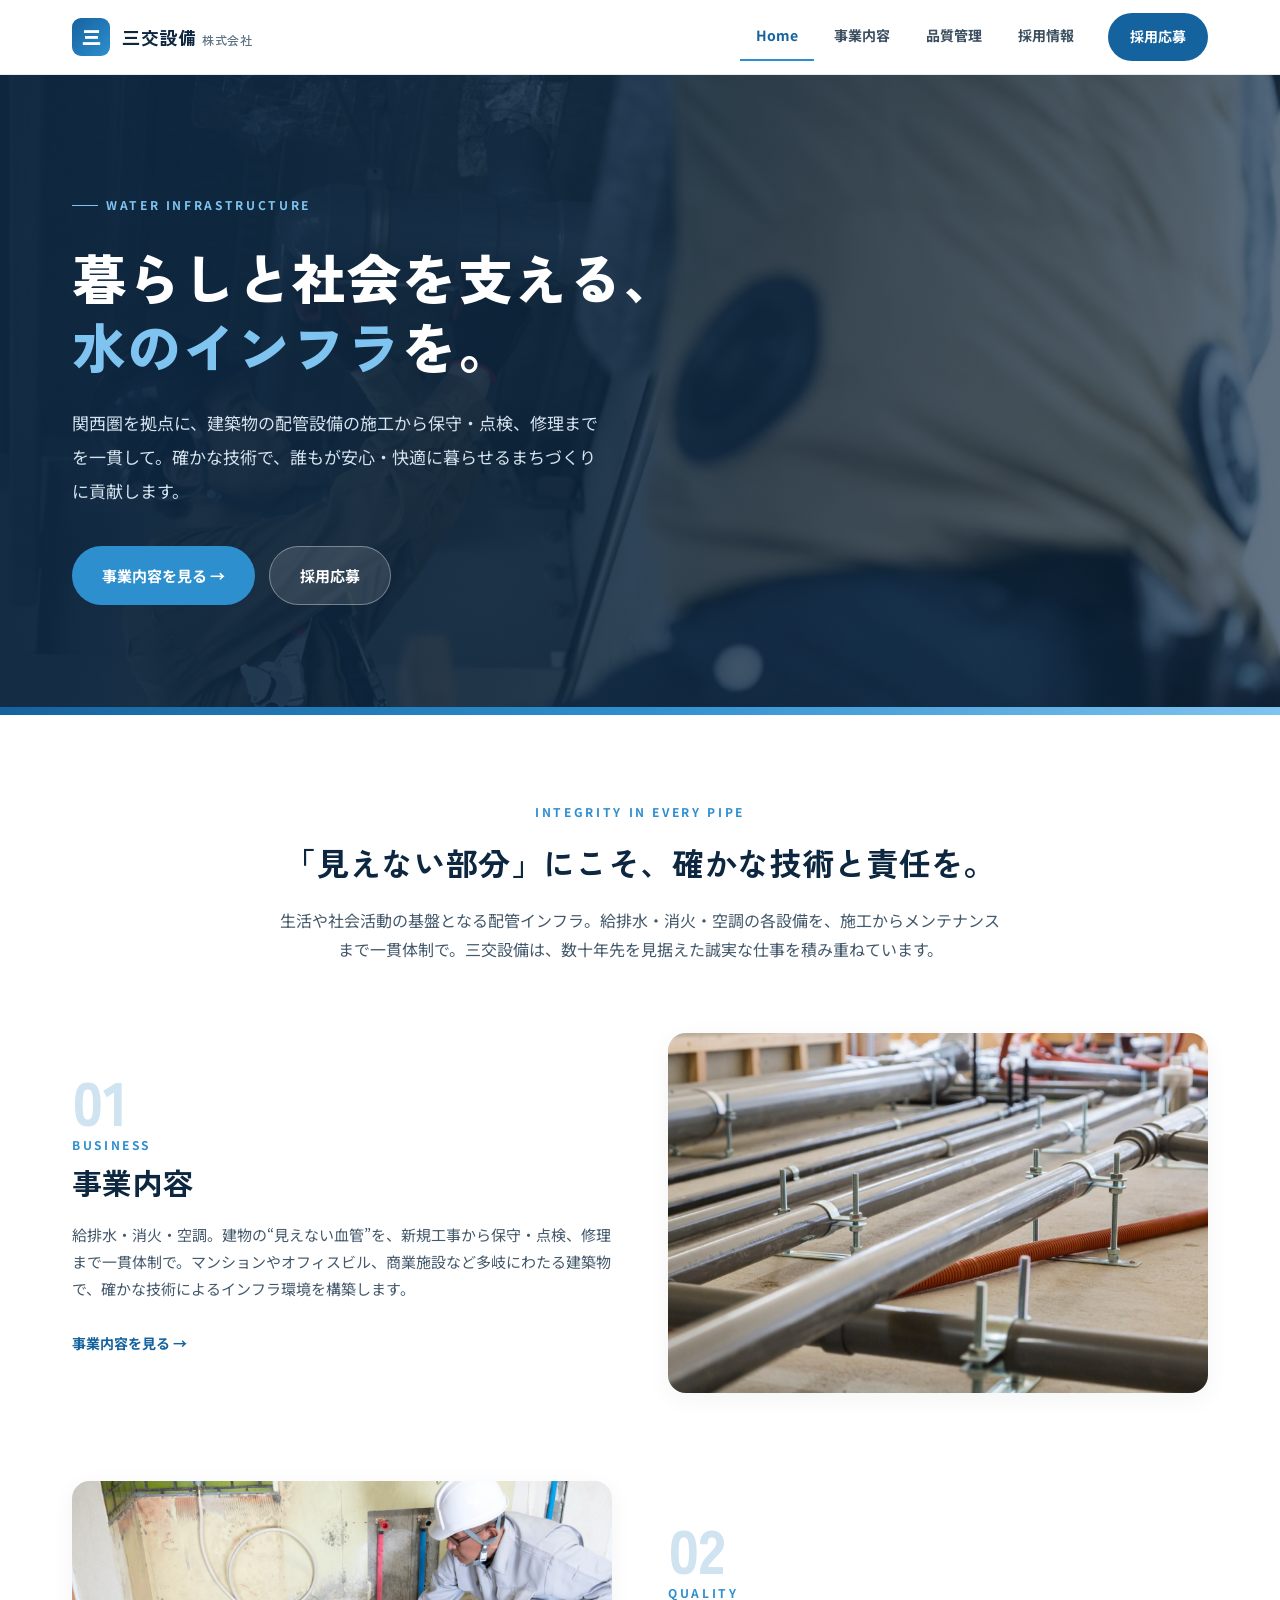
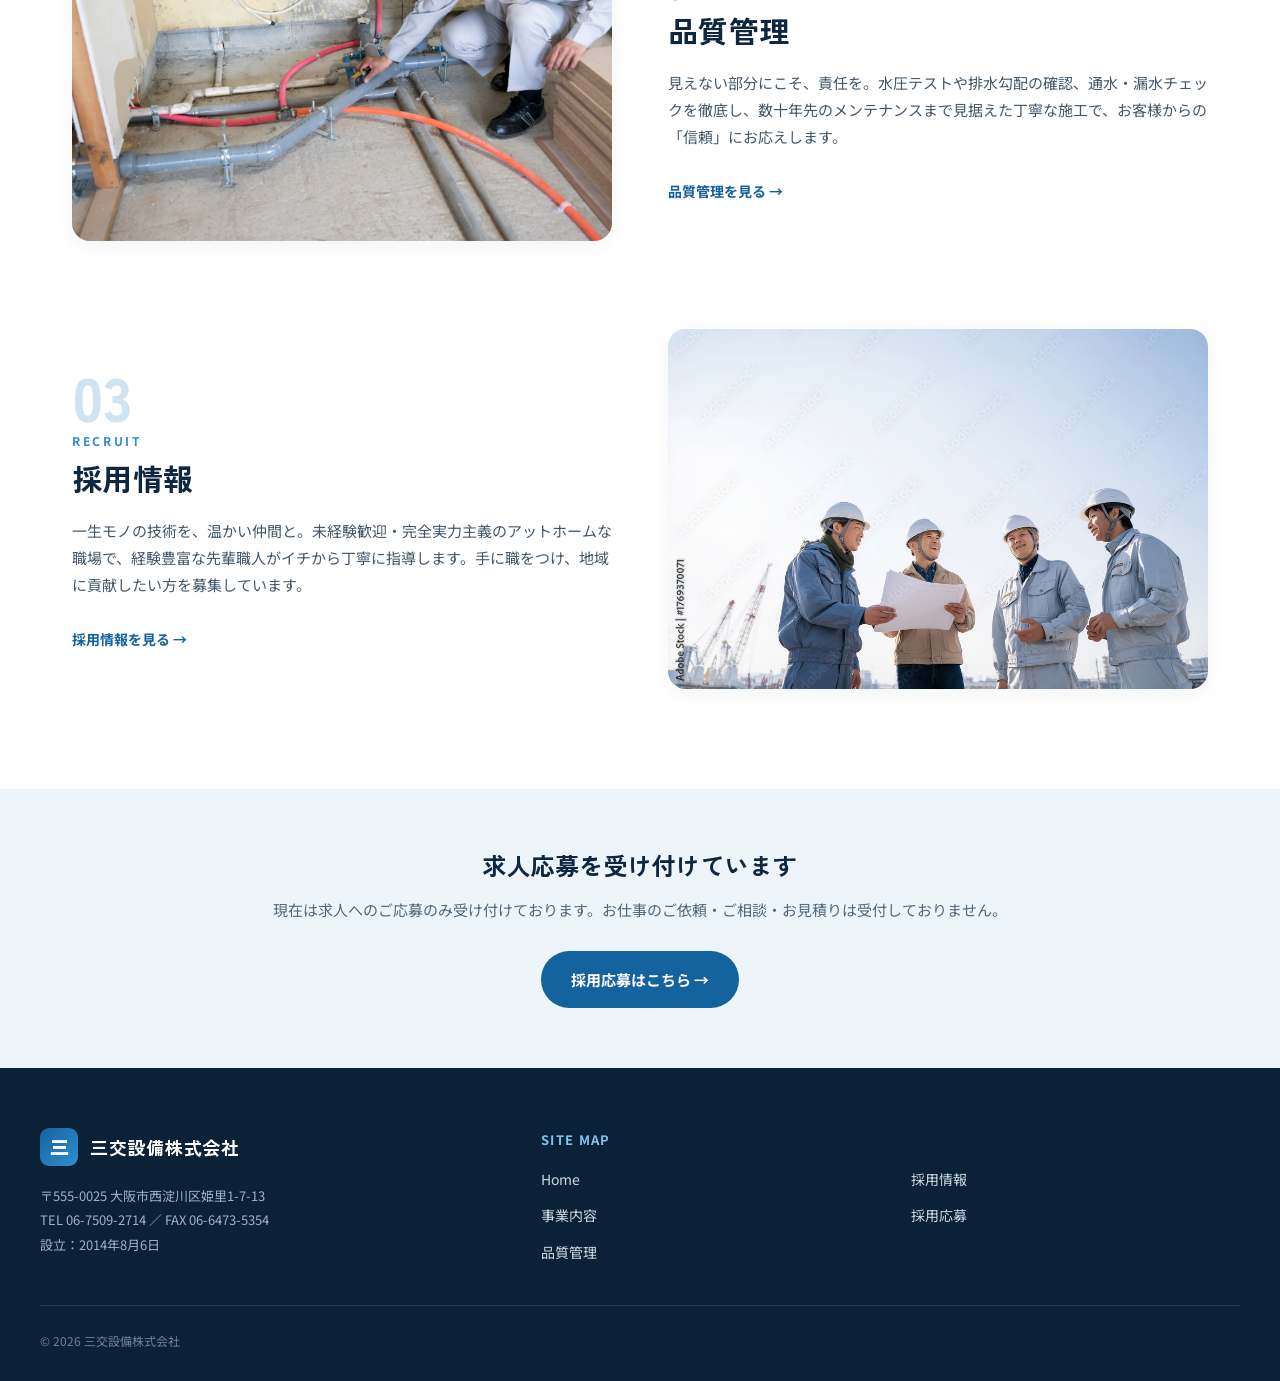
<file: index.html>
<!DOCTYPE html>
<html lang="ja">
<head>
  <meta charset="utf-8">
  <meta name="viewport" content="width=device-width, initial-scale=1">
  <title>三交設備株式会社 ｜ 暮らしと社会を支える水のインフラを</title>
  <meta name="description" content="関西圏を拠点に、給排水・消火・空調の配管設備の施工から保守・点検、修理までを一貫して。確かな技術で安心・快適なまちづくりに貢献する三交設備株式会社のコーポレートサイトです。">
  <meta name="theme-color" content="#0d2740">
  <link rel="icon" href="assets/favicon.svg">
  <link rel="canonical" href="https://sanko-setsubi-corp.com/">
  <meta property="og:type" content="website">
  <meta property="og:site_name" content="三交設備株式会社">
  <meta property="og:locale" content="ja_JP">
  <meta property="og:url" content="https://sanko-setsubi-corp.com/">
  <meta property="og:title" content="三交設備株式会社 ｜ 暮らしと社会を支える水のインフラを">
  <meta property="og:description" content="関西圏を拠点に、給排水・消火・空調の配管設備の施工から保守・点検、修理までを一貫して。確かな技術で安心・快適なまちづくりに貢献します。">
  <meta property="og:image" content="https://sanko-setsubi-corp.com/assets/images/hero-piping.jpeg">
  <meta name="twitter:card" content="summary_large_image">
  <link rel="preconnect" href="https://fonts.googleapis.com">
  <link rel="preconnect" href="https://fonts.gstatic.com" crossorigin>
  <link href="https://fonts.googleapis.com/css2?family=Zen+Kaku+Gothic+New:wght@400;500;700;900&family=Noto+Sans+JP:wght@400;500;700&display=swap" rel="stylesheet">
  <link rel="stylesheet" href="assets/css/styles.css">
  <script src="assets/js/main.js" defer></script>
  <script type="application/ld+json">
  {
    "@context": "https://schema.org",
    "@graph": [
      {
        "@type": ["Organization", "LocalBusiness", "Plumber"],
        "@id": "https://sanko-setsubi-corp.com/#organization",
        "name": "三交設備株式会社",
        "alternateName": "三交設備",
        "url": "https://sanko-setsubi-corp.com/",
        "image": "https://sanko-setsubi-corp.com/assets/images/hero-piping.jpeg",
        "description": "関西圏を拠点に、給排水衛生設備・消火設備・空調設備の配管工事の施工から保守・点検、修理までを一貫して手がける設備工事会社です。",
        "telephone": "+81-6-7509-2714",
        "faxNumber": "+81-6-6473-5354",
        "email": "sanko-watanabe@maia.eonet.ne.jp",
        "foundingDate": "2014-08-06",
        "address": {
          "@type": "PostalAddress",
          "postalCode": "555-0025",
          "addressCountry": "JP",
          "addressRegion": "大阪府",
          "addressLocality": "大阪市西淀川区",
          "streetAddress": "姫里1-7-13"
        },
        "areaServed": {
          "@type": "Place",
          "name": "近畿圏"
        },
        "openingHoursSpecification": [
          {
            "@type": "OpeningHoursSpecification",
            "dayOfWeek": ["Monday", "Tuesday", "Wednesday", "Thursday", "Friday", "Saturday"],
            "opens": "08:00",
            "closes": "17:00"
          }
        ],
        "knowsAbout": ["給排水衛生設備工事", "消火設備配管工事", "空調配管設備工事"]
      },
      {
        "@type": "WebSite",
        "@id": "https://sanko-setsubi-corp.com/#website",
        "url": "https://sanko-setsubi-corp.com/",
        "name": "三交設備株式会社",
        "inLanguage": "ja",
        "publisher": { "@id": "https://sanko-setsubi-corp.com/#organization" }
      }
    ]
  }
  </script>
</head>
<body>
<div class="page">

  <!-- ============ HEADER ============ -->
  <header class="site-header">
    <div class="site-header__inner">
      <a class="brand" href="index.html">
        <span class="brand__mark">三</span>
        <span class="brand__name">三交設備<small>株式会社</small></span>
      </a>
      <button class="nav-toggle" type="button" aria-label="メニューを開閉" aria-expanded="false" aria-controls="site-nav">
        <span></span><span></span><span></span>
      </button>
      <nav class="nav" id="site-nav">
        <a class="nav__link is-active" href="index.html">Home</a>
        <a class="nav__link" href="business.html">事業内容</a>
        <a class="nav__link" href="quality.html">品質管理</a>
        <a class="nav__link" href="recruit.html">採用情報</a>
        <a class="nav__cta" href="contact.html">採用応募</a>
      </nav>
    </div>
  </header>

  <main class="main page-enter">

    <!-- HERO -->
    <section class="hero">
      <img class="hero__img" src="assets/images/hero-piping.jpeg" alt="配管施工の現場" width="1600" height="1066" fetchpriority="high">
      <div class="hero__overlay"></div>
      <div class="hero__inner">
        <div class="hero__content">
          <div class="hero__eyebrow">WATER INFRASTRUCTURE</div>
          <h1 class="hero__title">暮らしと社会を支える、<br><em>水のインフラ</em>を。</h1>
          <p class="hero__text">関西圏を拠点に、建築物の配管設備の施工から保守・点検、修理までを一貫して。確かな技術で、誰もが安心・快適に暮らせるまちづくりに貢献します。</p>
          <div class="hero__actions">
            <a class="btn btn--accent" href="business.html">事業内容を見る →</a>
            <a class="btn btn--ghost" href="contact.html">採用応募</a>
          </div>
        </div>
      </div>
      <div class="hero__bar"></div>
    </section>

    <!-- INTRO -->
    <section class="intro">
      <div class="eyebrow">INTEGRITY IN EVERY PIPE</div>
      <h2>「見えない部分」にこそ、確かな技術と責任を。</h2>
      <p>生活や社会活動の基盤となる配管インフラ。給排水・消火・空調の各設備を、施工からメンテナンスまで一貫体制で。三交設備は、数十年先を見据えた誠実な仕事を積み重ねています。</p>
    </section>

    <!-- FEATURE ROWS（交互フルワイド） -->
    <section class="features">

      <a class="feature" href="business.html">
        <div class="feature__text">
          <div class="feature__num">01</div>
          <div class="eyebrow">BUSINESS</div>
          <h2>事業内容</h2>
          <p>給排水・消火・空調。建物の“見えない血管”を、新規工事から保守・点検、修理まで一貫体制で。マンションやオフィスビル、商業施設など多岐にわたる建築物で、確かな技術によるインフラ環境を構築します。</p>
          <span class="text-link">事業内容を見る →</span>
        </div>
        <div class="feature__media media">
          <img loading="lazy" src="assets/images/piping-installation.jpeg" alt="整然と施工された配管設備" width="1600" height="1066">
        </div>
      </a>

      <a class="feature feature--reverse" href="quality.html">
        <div class="feature__media media">
          <img loading="lazy" src="assets/images/quality-inspection.jpeg" alt="配管設備の検査・チェックの様子" width="1600" height="1017">
        </div>
        <div class="feature__text">
          <div class="feature__num">02</div>
          <div class="eyebrow">QUALITY</div>
          <h2>品質管理</h2>
          <p>見えない部分にこそ、責任を。水圧テストや排水勾配の確認、通水・漏水チェックを徹底し、数十年先のメンテナンスまで見据えた丁寧な施工で、お客様からの「信頼」にお応えします。</p>
          <span class="text-link">品質管理を見る →</span>
        </div>
      </a>

      <a class="feature" href="recruit.html">
        <div class="feature__text">
          <div class="feature__num">03</div>
          <div class="eyebrow">RECRUIT</div>
          <h2>採用情報</h2>
          <p>一生モノの技術を、温かい仲間と。未経験歓迎・完全実力主義のアットホームな職場で、経験豊富な先輩職人がイチから丁寧に指導します。手に職をつけ、地域に貢献したい方を募集しています。</p>
          <span class="text-link">採用情報を見る →</span>
        </div>
        <div class="feature__media media">
          <img loading="lazy" src="assets/images/team.jpeg" alt="現場で語らう三交設備の社員たち" width="1000" height="667">
        </div>
      </a>

    </section>

    <!-- CLOSING CTA -->
    <div class="cta-band">
      <h3>求人応募を受け付けています</h3>
      <p>現在は求人へのご応募のみ受け付けております。お仕事のご依頼・ご相談・お見積りは受付しておりません。</p>
      <a class="btn btn--primary" href="contact.html">採用応募はこちら →</a>
    </div>

  </main>

  <!-- ============ FOOTER ============ -->
  <footer class="site-footer">
    <div class="site-footer__grid">
      <div>
        <div class="site-footer__brand">
          <span class="brand__mark">三</span>
          <span class="brand__name">三交設備株式会社</span>
        </div>
        <p class="site-footer__addr">〒555-0025 大阪市西淀川区姫里1-7-13<br>TEL 06-7509-2714 ／ FAX 06-6473-5354<br>設立：2014年8月6日</p>
      </div>
      <div>
        <div class="site-footer__col-title">SITE MAP</div>
        <div class="site-footer__links">
          <a href="index.html">Home</a>
          <a href="business.html">事業内容</a>
          <a href="quality.html">品質管理</a>
        </div>
      </div>
      <div>
        <div class="site-footer__col-title">&nbsp;</div>
        <div class="site-footer__links">
          <a href="recruit.html">採用情報</a>
          <a href="contact.html">採用応募</a>
        </div>
      </div>
    </div>
    <div class="site-footer__copy">© 2026 三交設備株式会社</div>
  </footer>

</div>
</body>
</html>
</file>
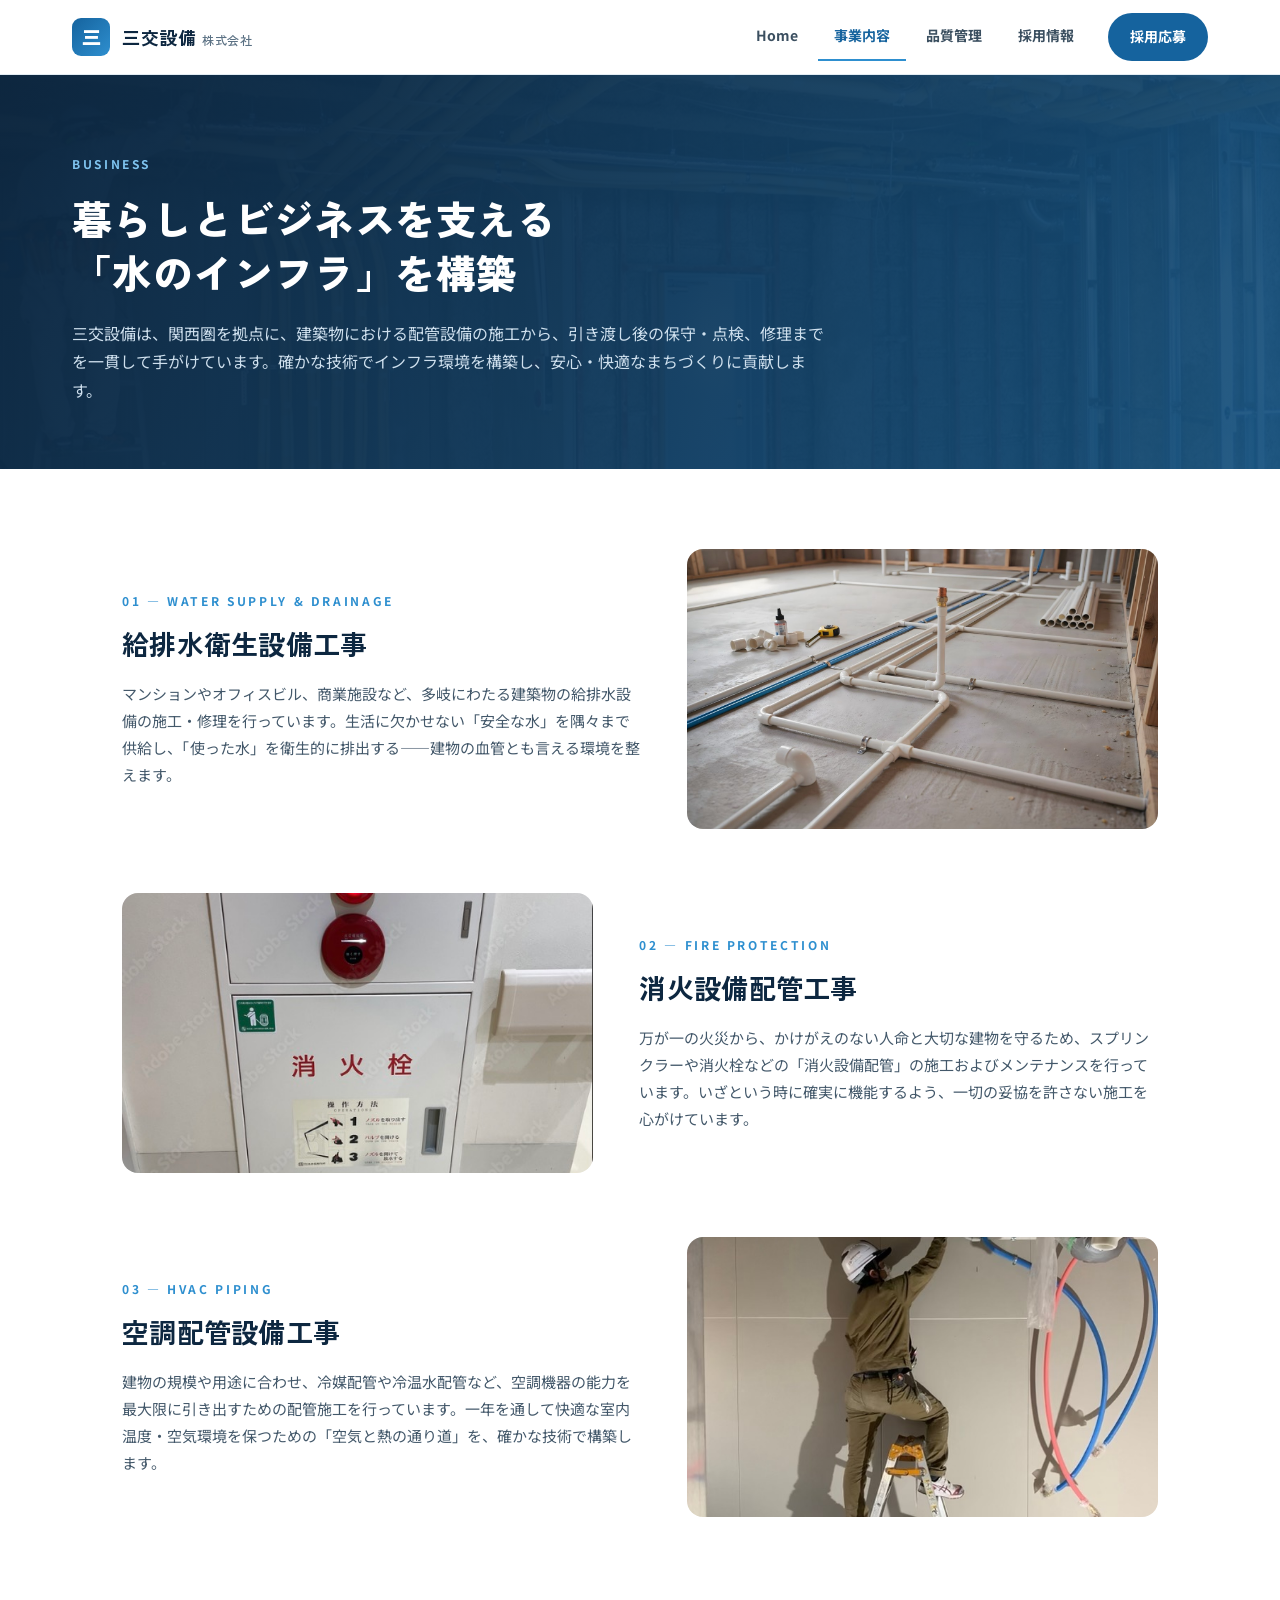
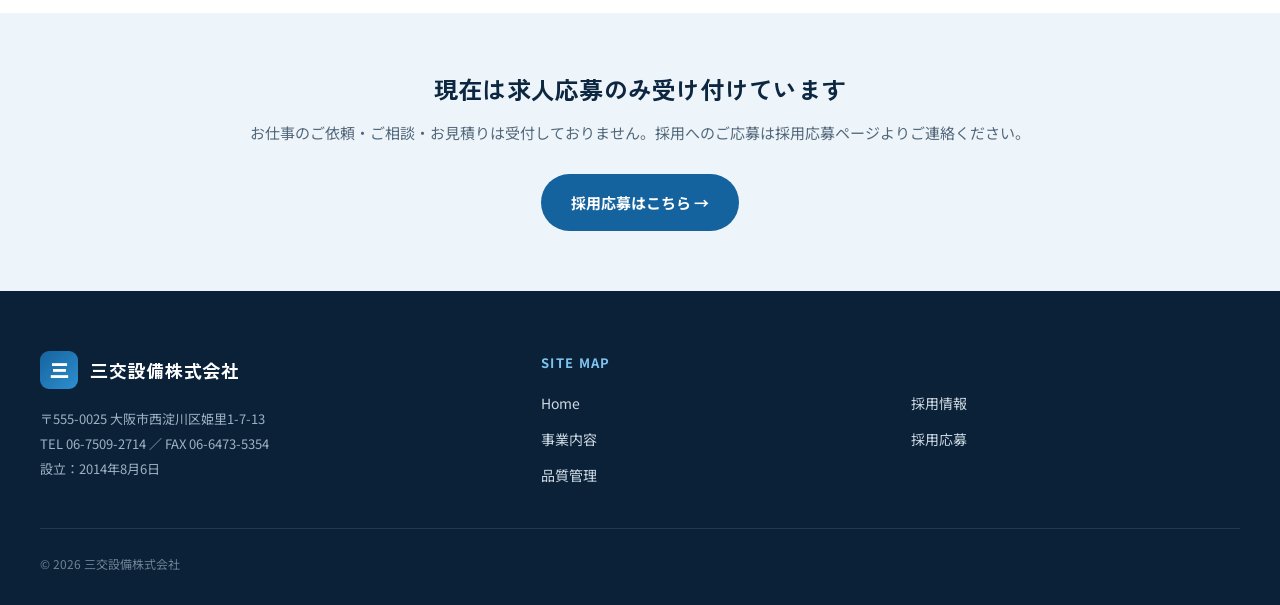
<file: business.html>
<!DOCTYPE html>
<html lang="ja">
<head>
  <meta charset="utf-8">
  <meta name="viewport" content="width=device-width, initial-scale=1">
  <title>事業内容 ｜ 三交設備株式会社</title>
  <meta name="description" content="給排水衛生設備工事・消火設備配管工事・空調配管設備工事。三交設備株式会社が手がける3つの配管設備工事をご紹介します。">
  <meta name="theme-color" content="#0d2740">
  <link rel="icon" href="assets/favicon.svg">
  <link rel="canonical" href="https://sanko-setsubi-corp.com/business.html">
  <meta property="og:type" content="website">
  <meta property="og:site_name" content="三交設備株式会社">
  <meta property="og:locale" content="ja_JP">
  <meta property="og:url" content="https://sanko-setsubi-corp.com/business.html">
  <meta property="og:title" content="事業内容 ｜ 三交設備株式会社">
  <meta property="og:description" content="給排水衛生設備工事・消火設備配管工事・空調配管設備工事。三交設備株式会社が手がける3つの配管設備工事をご紹介します。">
  <meta property="og:image" content="https://sanko-setsubi-corp.com/assets/images/overhead-piping.jpeg">
  <meta name="twitter:card" content="summary_large_image">
  <link rel="preconnect" href="https://fonts.googleapis.com">
  <link rel="preconnect" href="https://fonts.gstatic.com" crossorigin>
  <link href="https://fonts.googleapis.com/css2?family=Zen+Kaku+Gothic+New:wght@400;500;700;900&family=Noto+Sans+JP:wght@400;500;700&display=swap" rel="stylesheet">
  <link rel="stylesheet" href="assets/css/styles.css">
  <script src="assets/js/main.js" defer></script>
</head>
<body>
<div class="page">

  <header class="site-header">
    <div class="site-header__inner">
      <a class="brand" href="index.html">
        <span class="brand__mark">三</span>
        <span class="brand__name">三交設備<small>株式会社</small></span>
      </a>
      <button class="nav-toggle" type="button" aria-label="メニューを開閉" aria-expanded="false" aria-controls="site-nav">
        <span></span><span></span><span></span>
      </button>
      <nav class="nav" id="site-nav">
        <a class="nav__link" href="index.html">Home</a>
        <a class="nav__link is-active" href="business.html">事業内容</a>
        <a class="nav__link" href="quality.html">品質管理</a>
        <a class="nav__link" href="recruit.html">採用情報</a>
        <a class="nav__cta" href="contact.html">採用応募</a>
      </nav>
    </div>
  </header>

  <main class="main page-enter">

    <div class="page-head page-head--photo">
      <img class="page-head__img" src="assets/images/overhead-piping.jpeg" alt="" width="1600" height="1201">
      <div class="page-head__overlay"></div>
      <div class="container">
        <div class="eyebrow eyebrow--light">BUSINESS</div>
        <h1 class="page-head__title">暮らしとビジネスを支える<br>「水のインフラ」を構築</h1>
        <p class="page-head__lead">三交設備は、関西圏を拠点に、建築物における配管設備の施工から、引き渡し後の保守・点検、修理までを一貫して手がけています。確かな技術でインフラ環境を構築し、安心・快適なまちづくりに貢献します。</p>
      </div>
    </div>

    <section class="biz-list">

      <div class="biz-row">
        <div class="biz-row__text">
          <div class="eyebrow">01 — WATER SUPPLY &amp; DRAINAGE</div>
          <h2>給排水衛生設備工事</h2>
          <p>マンションやオフィスビル、商業施設など、多岐にわたる建築物の給排水設備の施工・修理を行っています。生活に欠かせない「安全な水」を隅々まで供給し、「使った水」を衛生的に排出する——建物の血管とも言える環境を整えます。</p>
        </div>
        <div class="biz-row__media media">
          <img loading="lazy" src="assets/images/water-supply-piping.jpeg" alt="給排水管の施工現場" width="1600" height="900">
        </div>
      </div>

      <div class="biz-row biz-row--reverse">
        <div class="biz-row__media media">
          <img loading="lazy" src="assets/images/fire-protection.jpeg" alt="消火栓設備" width="584" height="700">
        </div>
        <div class="biz-row__text">
          <div class="eyebrow">02 — FIRE PROTECTION</div>
          <h2>消火設備配管工事</h2>
          <p>万が一の火災から、かけがえのない人命と大切な建物を守るため、スプリンクラーや消火栓などの「消火設備配管」の施工およびメンテナンスを行っています。いざという時に確実に機能するよう、一切の妥協を許さない施工を心がけています。</p>
        </div>
      </div>

      <div class="biz-row">
        <div class="biz-row__text">
          <div class="eyebrow">03 — HVAC PIPING</div>
          <h2>空調配管設備工事</h2>
          <p>建物の規模や用途に合わせ、冷媒配管や冷温水配管など、空調機器の能力を最大限に引き出すための配管施工を行っています。一年を通して快適な室内温度・空気環境を保つための「空気と熱の通り道」を、確かな技術で構築します。</p>
        </div>
        <div class="biz-row__media media">
          <img loading="lazy" src="assets/images/hvac-duct-installation.jpg" alt="空調配管の施工" width="665" height="886">
        </div>
      </div>

    </section>

    <div class="cta-band">
      <h3>現在は求人応募のみ受け付けています</h3>
      <p>お仕事のご依頼・ご相談・お見積りは受付しておりません。採用へのご応募は採用応募ページよりご連絡ください。</p>
      <a class="btn btn--primary" href="contact.html">採用応募はこちら →</a>
    </div>

  </main>

  <footer class="site-footer">
    <div class="site-footer__grid">
      <div>
        <div class="site-footer__brand">
          <span class="brand__mark">三</span>
          <span class="brand__name">三交設備株式会社</span>
        </div>
        <p class="site-footer__addr">〒555-0025 大阪市西淀川区姫里1-7-13<br>TEL 06-7509-2714 ／ FAX 06-6473-5354<br>設立：2014年8月6日</p>
      </div>
      <div>
        <div class="site-footer__col-title">SITE MAP</div>
        <div class="site-footer__links">
          <a href="index.html">Home</a>
          <a href="business.html">事業内容</a>
          <a href="quality.html">品質管理</a>
        </div>
      </div>
      <div>
        <div class="site-footer__col-title">&nbsp;</div>
        <div class="site-footer__links">
          <a href="recruit.html">採用情報</a>
          <a href="contact.html">採用応募</a>
        </div>
      </div>
    </div>
    <div class="site-footer__copy">© 2026 三交設備株式会社</div>
  </footer>

</div>
</body>
</html>
</file>
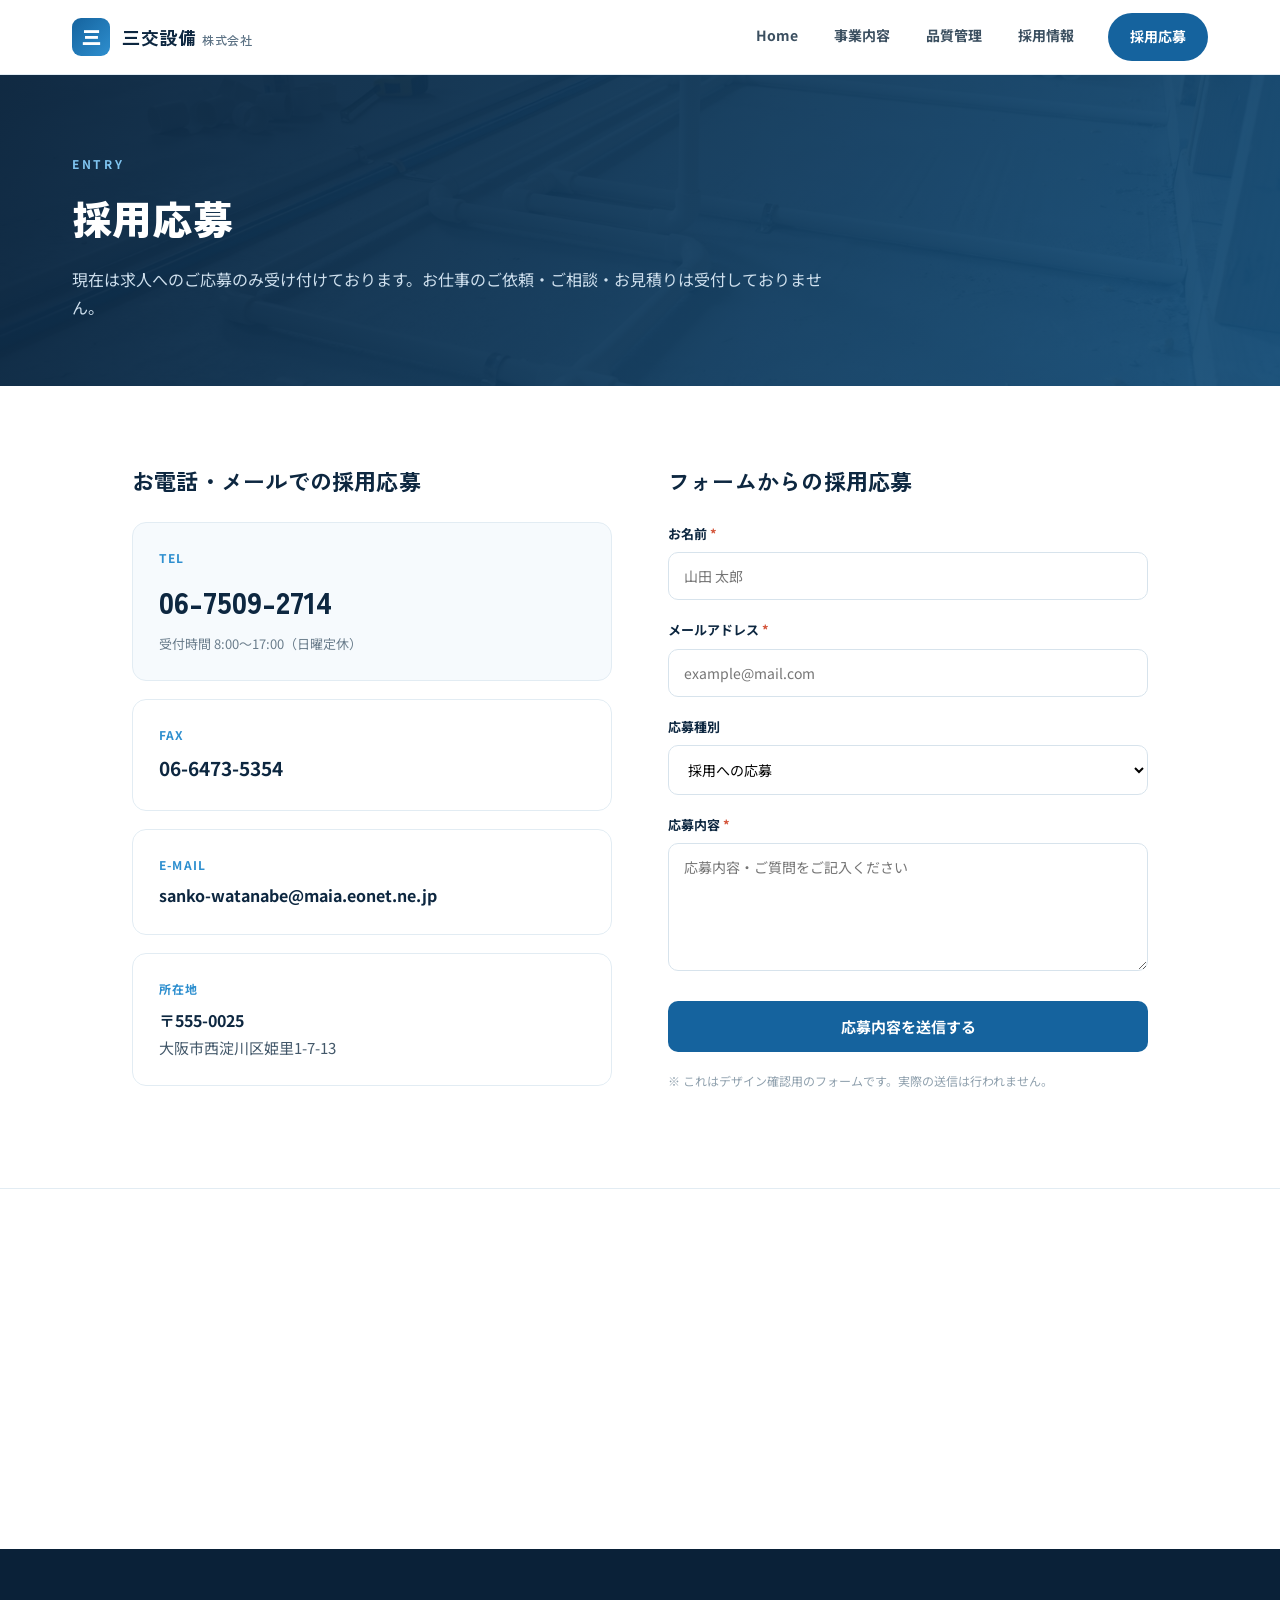
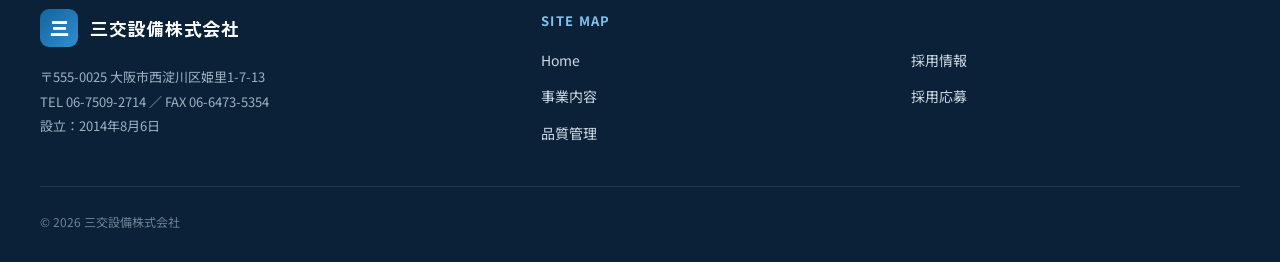
<file: contact.html>
<!DOCTYPE html>
<html lang="ja">
<head>
  <meta charset="utf-8">
  <meta name="viewport" content="width=device-width, initial-scale=1">
  <title>採用応募 ｜ 三交設備株式会社</title>
  <meta name="description" content="三交設備株式会社の採用応募ページです。現在は求人へのご応募のみ受け付けており、お仕事のご依頼・ご相談・お見積りは受付しておりません。">
  <meta name="theme-color" content="#0d2740">
  <link rel="icon" href="assets/favicon.svg">
  <link rel="canonical" href="https://sanko-setsubi-corp.com/contact.html">
  <meta property="og:type" content="website">
  <meta property="og:site_name" content="三交設備株式会社">
  <meta property="og:locale" content="ja_JP">
  <meta property="og:url" content="https://sanko-setsubi-corp.com/contact.html">
  <meta property="og:title" content="採用応募 ｜ 三交設備株式会社">
  <meta property="og:description" content="現在は求人へのご応募のみ受け付けており、お仕事のご依頼・ご相談・お見積りは受付しておりません。">
  <meta property="og:image" content="https://sanko-setsubi-corp.com/assets/images/hero-piping.jpeg">
  <meta name="twitter:card" content="summary_large_image">
  <link rel="preconnect" href="https://fonts.googleapis.com">
  <link rel="preconnect" href="https://fonts.gstatic.com" crossorigin>
  <link href="https://fonts.googleapis.com/css2?family=Zen+Kaku+Gothic+New:wght@400;500;700;900&family=Noto+Sans+JP:wght@400;500;700&display=swap" rel="stylesheet">
  <link rel="stylesheet" href="assets/css/styles.css">
  <script src="assets/js/main.js" defer></script>
</head>
<body>
<div class="page">

  <header class="site-header">
    <div class="site-header__inner">
      <a class="brand" href="index.html">
        <span class="brand__mark">三</span>
        <span class="brand__name">三交設備<small>株式会社</small></span>
      </a>
      <button class="nav-toggle" type="button" aria-label="メニューを開閉" aria-expanded="false" aria-controls="site-nav">
        <span></span><span></span><span></span>
      </button>
      <nav class="nav" id="site-nav">
        <a class="nav__link" href="index.html">Home</a>
        <a class="nav__link" href="business.html">事業内容</a>
        <a class="nav__link" href="quality.html">品質管理</a>
        <a class="nav__link" href="recruit.html">採用情報</a>
        <a class="nav__cta" href="contact.html">採用応募</a>
      </nav>
    </div>
  </header>

  <main class="main page-enter">

    <div class="page-head page-head--photo">
      <img class="page-head__img" src="assets/images/water-supply-piping.jpeg" alt="" width="1600" height="900">
      <div class="page-head__overlay"></div>
      <div class="container">
        <div class="eyebrow eyebrow--light">ENTRY</div>
        <h1 class="page-head__title">採用応募</h1>
        <p class="page-head__lead">現在は求人へのご応募のみ受け付けております。お仕事のご依頼・ご相談・お見積りは受付しておりません。</p>
      </div>
    </div>

    <section class="contact-grid">

      <!-- 連絡先 -->
      <div class="contact-col">
        <h2>お電話・メールでの採用応募</h2>
        <div class="contact-info">
          <div class="info-card info-card--accent">
            <div class="info-card__label">TEL</div>
            <div class="info-card__tel"><a href="tel:0675092714">06-7509-2714</a></div>
            <div class="info-card__sub">受付時間 8:00〜17:00（日曜定休）</div>
          </div>
          <div class="info-card">
            <div class="info-card__label">FAX</div>
            <div class="info-card__val info-card__val--lg">06-6473-5354</div>
          </div>
          <div class="info-card">
            <div class="info-card__label">E-MAIL</div>
            <div class="info-card__val info-card__val--break"><a href="mailto:sanko-watanabe@maia.eonet.ne.jp">sanko-watanabe@maia.eonet.ne.jp</a></div>
          </div>
          <div class="info-card">
            <div class="info-card__label">所在地</div>
            <div class="info-card__val">〒555-0025</div>
            <div class="info-card__addr">大阪市西淀川区姫里1-7-13</div>
          </div>
        </div>
      </div>

      <!-- フォーム -->
      <div class="contact-col">
        <h2>フォームからの採用応募</h2>

        <div class="form-success" id="form-success" hidden>
          <div class="form-success__icon">✓</div>
          <h3>送信しました</h3>
          <p>ご応募ありがとうございます。担当者より折り返しご連絡いたします。</p>
        </div>

        <form class="form" id="contact-form" novalidate>
          <div class="field">
            <label for="f-name">お名前 <span class="req">*</span></label>
            <input type="text" id="f-name" name="name" placeholder="山田 太郎" autocomplete="name">
          </div>
          <div class="field">
            <label for="f-email">メールアドレス <span class="req">*</span></label>
            <input type="email" id="f-email" name="email" placeholder="example@mail.com" autocomplete="email">
          </div>
          <div class="field">
            <label for="f-type">応募種別</label>
            <select id="f-type" name="type">
              <option>採用への応募</option>
              <option>求人についてのご質問</option>
            </select>
          </div>
          <div class="field">
            <label for="f-message">応募内容 <span class="req">*</span></label>
            <textarea id="f-message" name="message" rows="5" placeholder="応募内容・ご質問をご記入ください"></textarea>
          </div>
          <p class="form__error" id="form-error" hidden>必須項目（お名前・メール・応募内容）をご入力ください。</p>
          <button type="submit" class="form__submit">応募内容を送信する</button>
          <p class="form__note">※ これはデザイン確認用のフォームです。実際の送信は行われません。</p>
        </form>
      </div>
    </section>

    <div class="contact-map">
      <iframe
        title="三交設備株式会社 所在地（大阪市西淀川区姫里1-7-13）"
        src="https://maps.google.com/maps?q=%E5%A4%A7%E9%98%AA%E5%B8%82%E8%A5%BF%E6%B7%80%E5%B7%9D%E5%8C%BA%E5%A7%AB%E9%87%8C1-7-13&output=embed"
        loading="lazy"
        referrerpolicy="no-referrer-when-downgrade"></iframe>
    </div>

  </main>

  <footer class="site-footer">
    <div class="site-footer__grid">
      <div>
        <div class="site-footer__brand">
          <span class="brand__mark">三</span>
          <span class="brand__name">三交設備株式会社</span>
        </div>
        <p class="site-footer__addr">〒555-0025 大阪市西淀川区姫里1-7-13<br>TEL 06-7509-2714 ／ FAX 06-6473-5354<br>設立：2014年8月6日</p>
      </div>
      <div>
        <div class="site-footer__col-title">SITE MAP</div>
        <div class="site-footer__links">
          <a href="index.html">Home</a>
          <a href="business.html">事業内容</a>
          <a href="quality.html">品質管理</a>
        </div>
      </div>
      <div>
        <div class="site-footer__col-title">&nbsp;</div>
        <div class="site-footer__links">
          <a href="recruit.html">採用情報</a>
          <a href="contact.html">採用応募</a>
        </div>
      </div>
    </div>
    <div class="site-footer__copy">© 2026 三交設備株式会社</div>
  </footer>

</div>
</body>
</html>
</file>
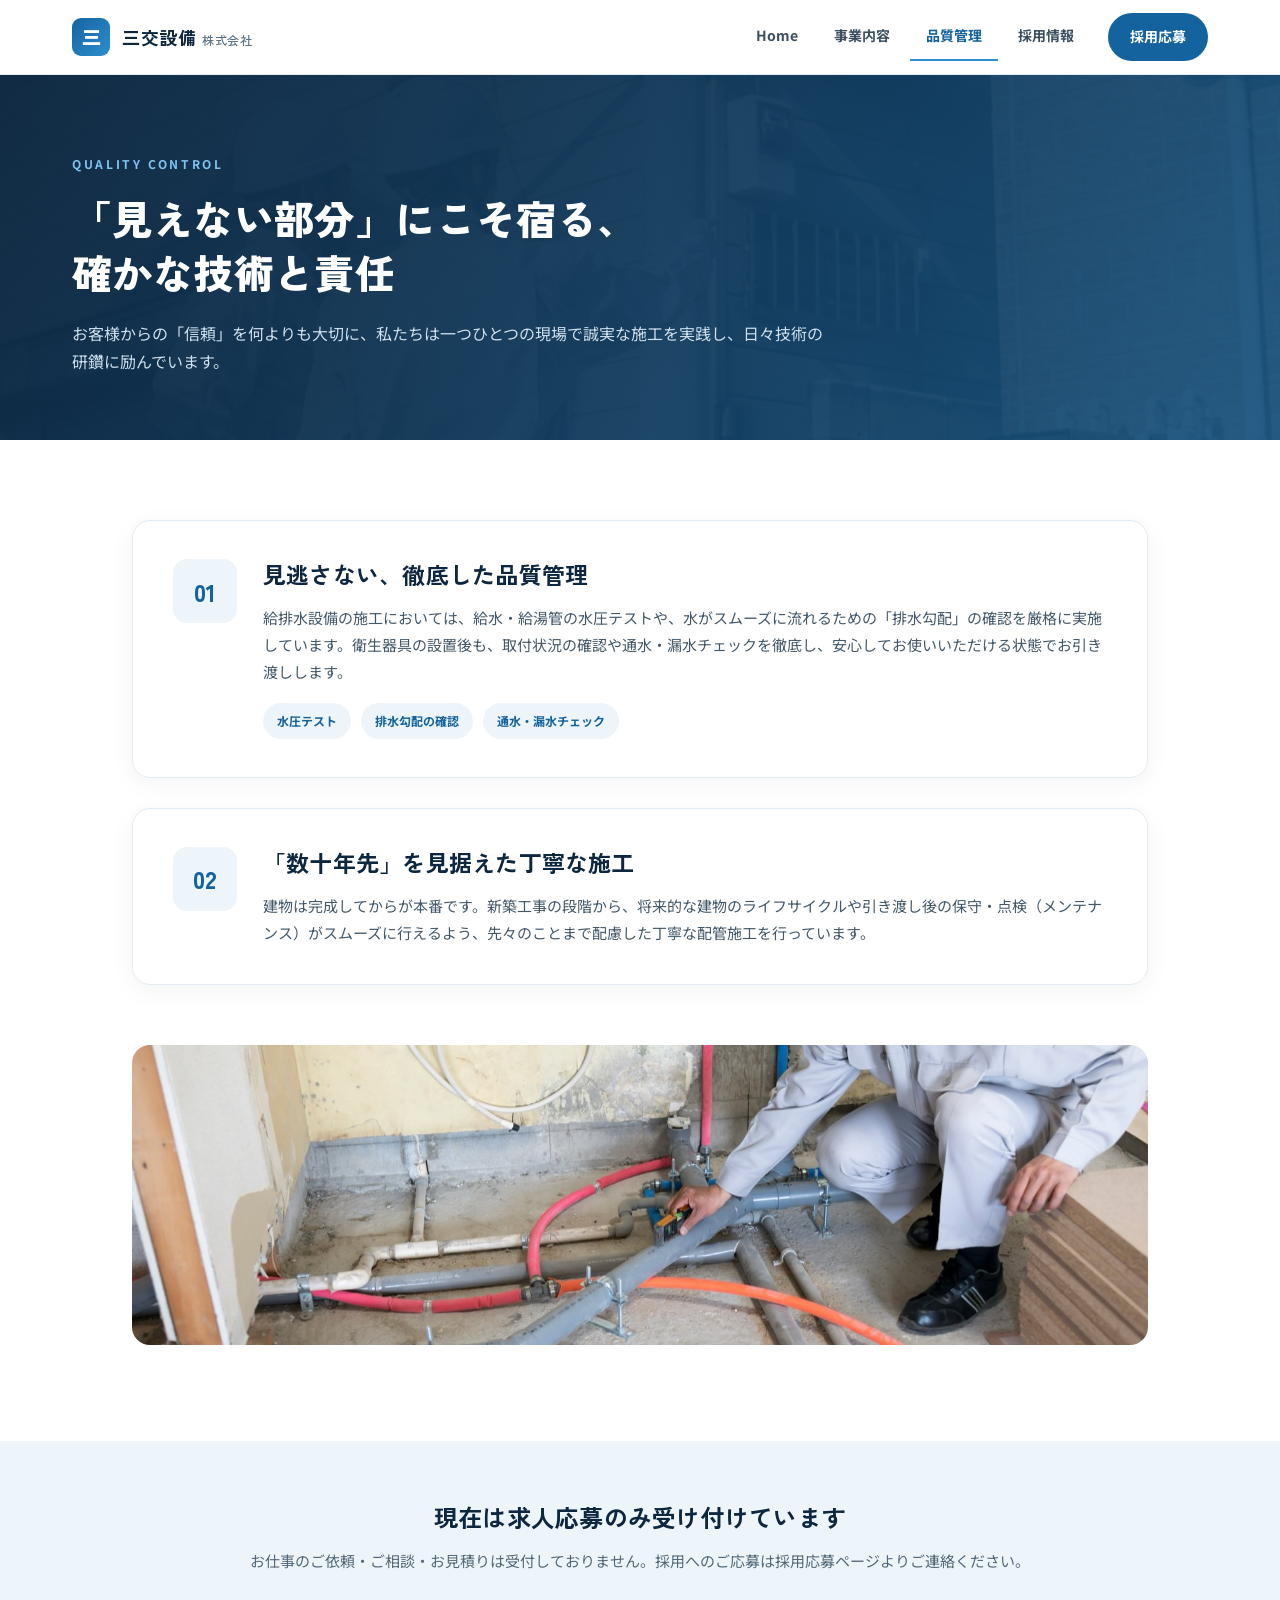
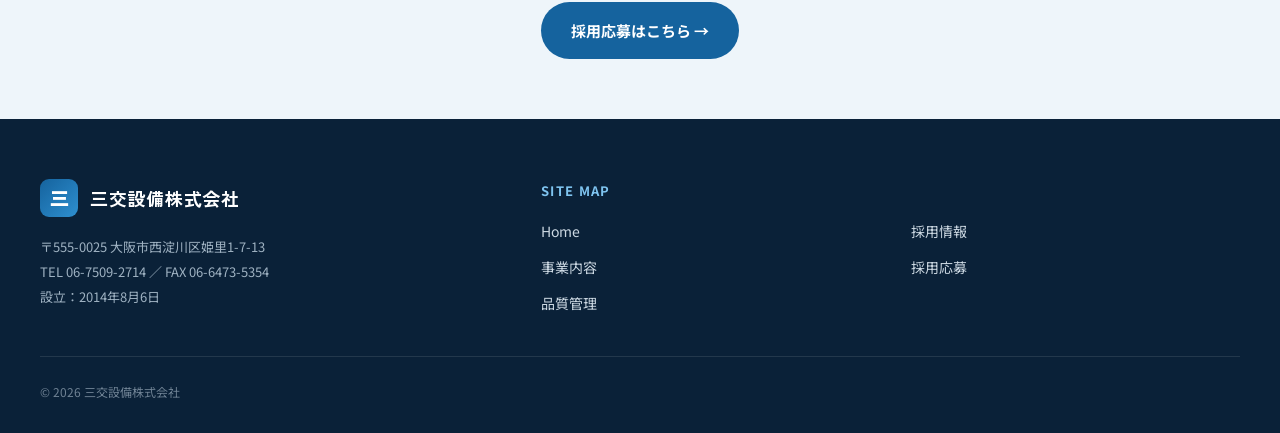
<file: quality.html>
<!DOCTYPE html>
<html lang="ja">
<head>
  <meta charset="utf-8">
  <meta name="viewport" content="width=device-width, initial-scale=1">
  <title>品質管理 ｜ 三交設備株式会社</title>
  <meta name="description" content="水圧テスト・排水勾配の確認・通水/漏水チェックなど、徹底した品質管理と数十年先を見据えた丁寧な施工。三交設備株式会社の品質への取り組みをご紹介します。">
  <meta name="theme-color" content="#0d2740">
  <link rel="icon" href="assets/favicon.svg">
  <link rel="canonical" href="https://sanko-setsubi-corp.com/quality.html">
  <meta property="og:type" content="website">
  <meta property="og:site_name" content="三交設備株式会社">
  <meta property="og:locale" content="ja_JP">
  <meta property="og:url" content="https://sanko-setsubi-corp.com/quality.html">
  <meta property="og:title" content="品質管理 ｜ 三交設備株式会社">
  <meta property="og:description" content="徹底した品質管理と数十年先を見据えた丁寧な施工。三交設備株式会社の品質への取り組みをご紹介します。">
  <meta property="og:image" content="https://sanko-setsubi-corp.com/assets/images/quality-inspection.jpeg">
  <meta name="twitter:card" content="summary_large_image">
  <link rel="preconnect" href="https://fonts.googleapis.com">
  <link rel="preconnect" href="https://fonts.gstatic.com" crossorigin>
  <link href="https://fonts.googleapis.com/css2?family=Zen+Kaku+Gothic+New:wght@400;500;700;900&family=Noto+Sans+JP:wght@400;500;700&display=swap" rel="stylesheet">
  <link rel="stylesheet" href="assets/css/styles.css">
  <script src="assets/js/main.js" defer></script>
</head>
<body>
<div class="page">

  <header class="site-header">
    <div class="site-header__inner">
      <a class="brand" href="index.html">
        <span class="brand__mark">三</span>
        <span class="brand__name">三交設備<small>株式会社</small></span>
      </a>
      <button class="nav-toggle" type="button" aria-label="メニューを開閉" aria-expanded="false" aria-controls="site-nav">
        <span></span><span></span><span></span>
      </button>
      <nav class="nav" id="site-nav">
        <a class="nav__link" href="index.html">Home</a>
        <a class="nav__link" href="business.html">事業内容</a>
        <a class="nav__link is-active" href="quality.html">品質管理</a>
        <a class="nav__link" href="recruit.html">採用情報</a>
        <a class="nav__cta" href="contact.html">採用応募</a>
      </nav>
    </div>
  </header>

  <main class="main page-enter">

    <div class="page-head page-head--photo">
      <img class="page-head__img" src="assets/images/site-inspection.jpeg" alt="" width="1600" height="1066">
      <div class="page-head__overlay"></div>
      <div class="container">
        <div class="eyebrow eyebrow--light">QUALITY CONTROL</div>
        <h1 class="page-head__title">「見えない部分」にこそ宿る、<br>確かな技術と責任</h1>
        <p class="page-head__lead">お客様からの「信頼」を何よりも大切に、私たちは一つひとつの現場で誠実な施工を実践し、日々技術の研鑽に励んでいます。</p>
      </div>
    </div>

    <section class="quality-list">
      <article class="quality-card">
        <div class="quality-card__num">01</div>
        <div>
          <h2>見逃さない、徹底した品質管理</h2>
          <p>給排水設備の施工においては、給水・給湯管の水圧テストや、水がスムーズに流れるための「排水勾配」の確認を厳格に実施しています。衛生器具の設置後も、取付状況の確認や通水・漏水チェックを徹底し、安心してお使いいただける状態でお引き渡しします。</p>
          <div class="badges">
            <span class="badge">水圧テスト</span>
            <span class="badge">排水勾配の確認</span>
            <span class="badge">通水・漏水チェック</span>
          </div>
        </div>
      </article>

      <article class="quality-card">
        <div class="quality-card__num">02</div>
        <div>
          <h2>「数十年先」を見据えた丁寧な施工</h2>
          <p>建物は完成してからが本番です。新築工事の段階から、将来的な建物のライフサイクルや引き渡し後の保守・点検（メンテナンス）がスムーズに行えるよう、先々のことまで配慮した丁寧な配管施工を行っています。</p>
        </div>
      </article>
    </section>

    <section class="quality-media">
      <div class="quality-media__frame media">
        <img loading="lazy" src="assets/images/quality-inspection.jpeg" alt="検査・チェックの作業風景" width="1600" height="1017">
      </div>
    </section>

    <div class="cta-band">
      <h3>現在は求人応募のみ受け付けています</h3>
      <p>お仕事のご依頼・ご相談・お見積りは受付しておりません。採用へのご応募は採用応募ページよりご連絡ください。</p>
      <a class="btn btn--primary" href="contact.html">採用応募はこちら →</a>
    </div>

  </main>

  <footer class="site-footer">
    <div class="site-footer__grid">
      <div>
        <div class="site-footer__brand">
          <span class="brand__mark">三</span>
          <span class="brand__name">三交設備株式会社</span>
        </div>
        <p class="site-footer__addr">〒555-0025 大阪市西淀川区姫里1-7-13<br>TEL 06-7509-2714 ／ FAX 06-6473-5354<br>設立：2014年8月6日</p>
      </div>
      <div>
        <div class="site-footer__col-title">SITE MAP</div>
        <div class="site-footer__links">
          <a href="index.html">Home</a>
          <a href="business.html">事業内容</a>
          <a href="quality.html">品質管理</a>
        </div>
      </div>
      <div>
        <div class="site-footer__col-title">&nbsp;</div>
        <div class="site-footer__links">
          <a href="recruit.html">採用情報</a>
          <a href="contact.html">採用応募</a>
        </div>
      </div>
    </div>
    <div class="site-footer__copy">© 2026 三交設備株式会社</div>
  </footer>

</div>
</body>
</html>
</file>
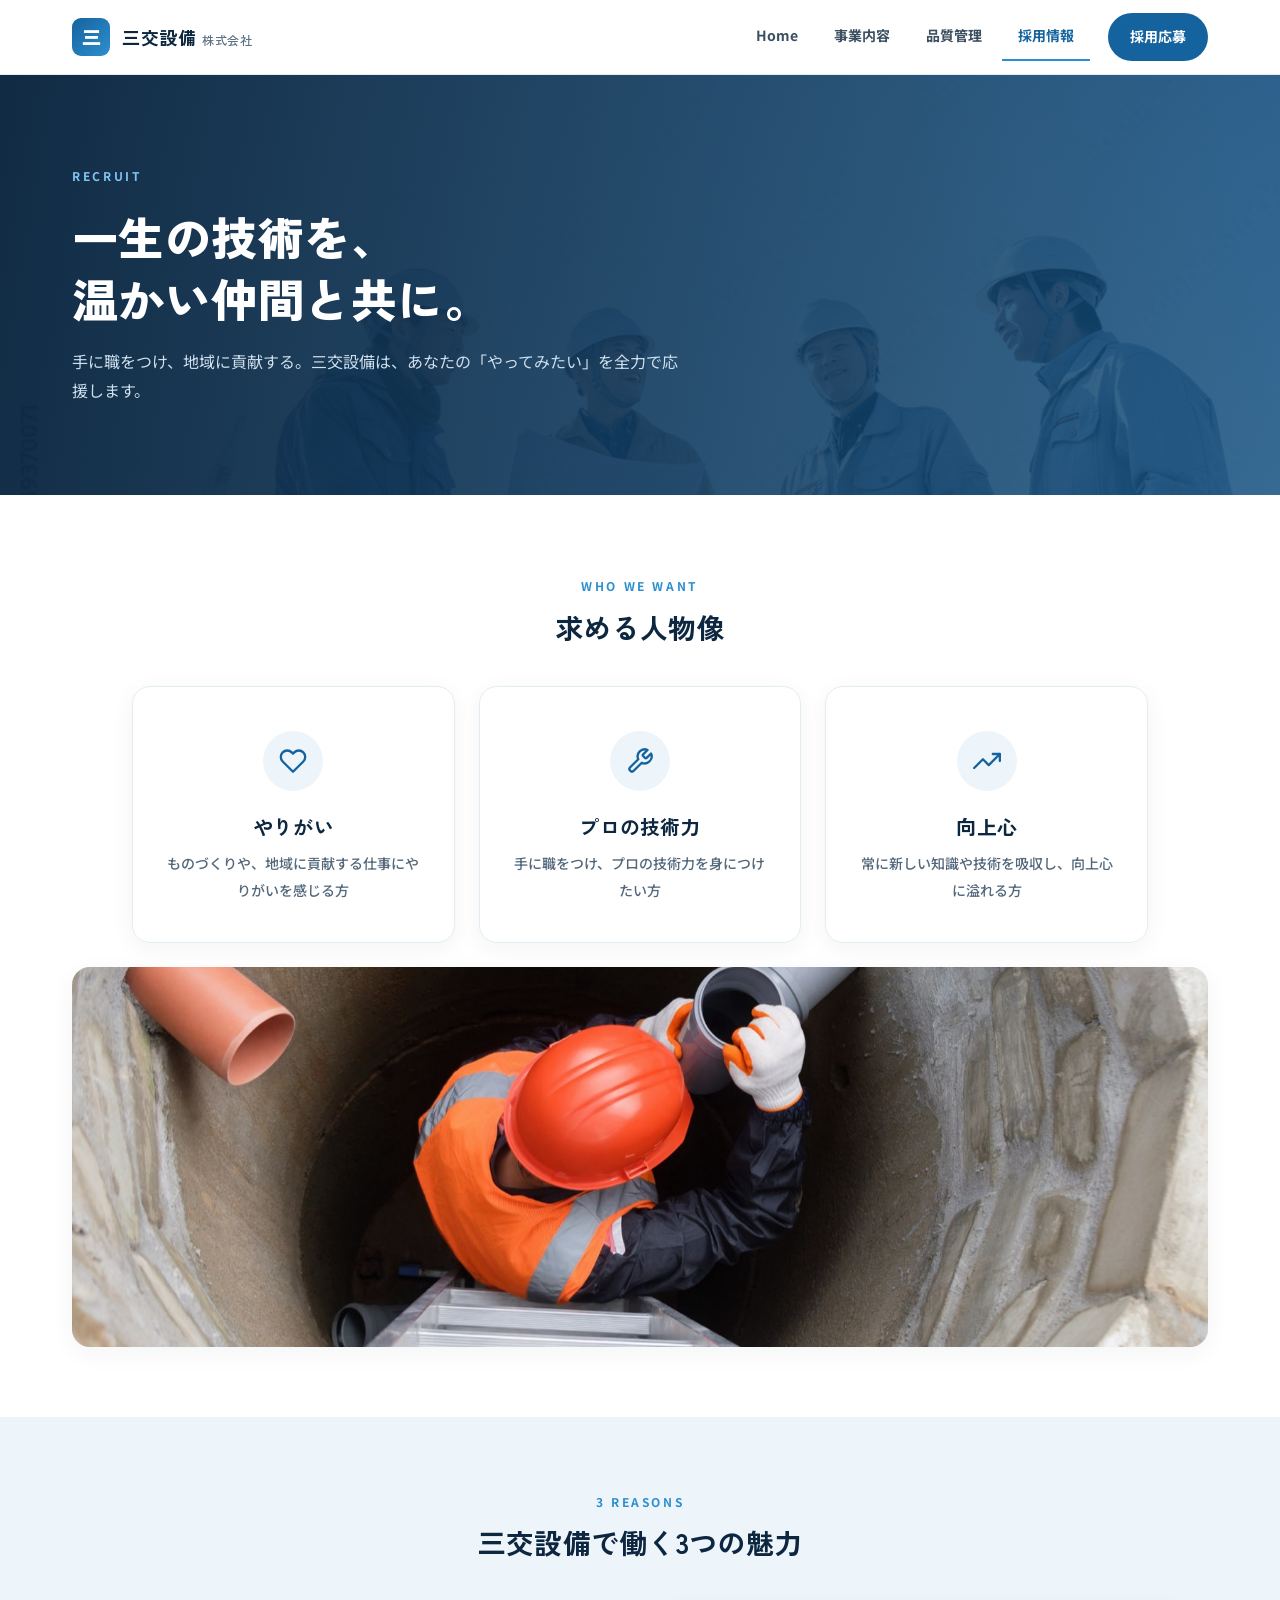
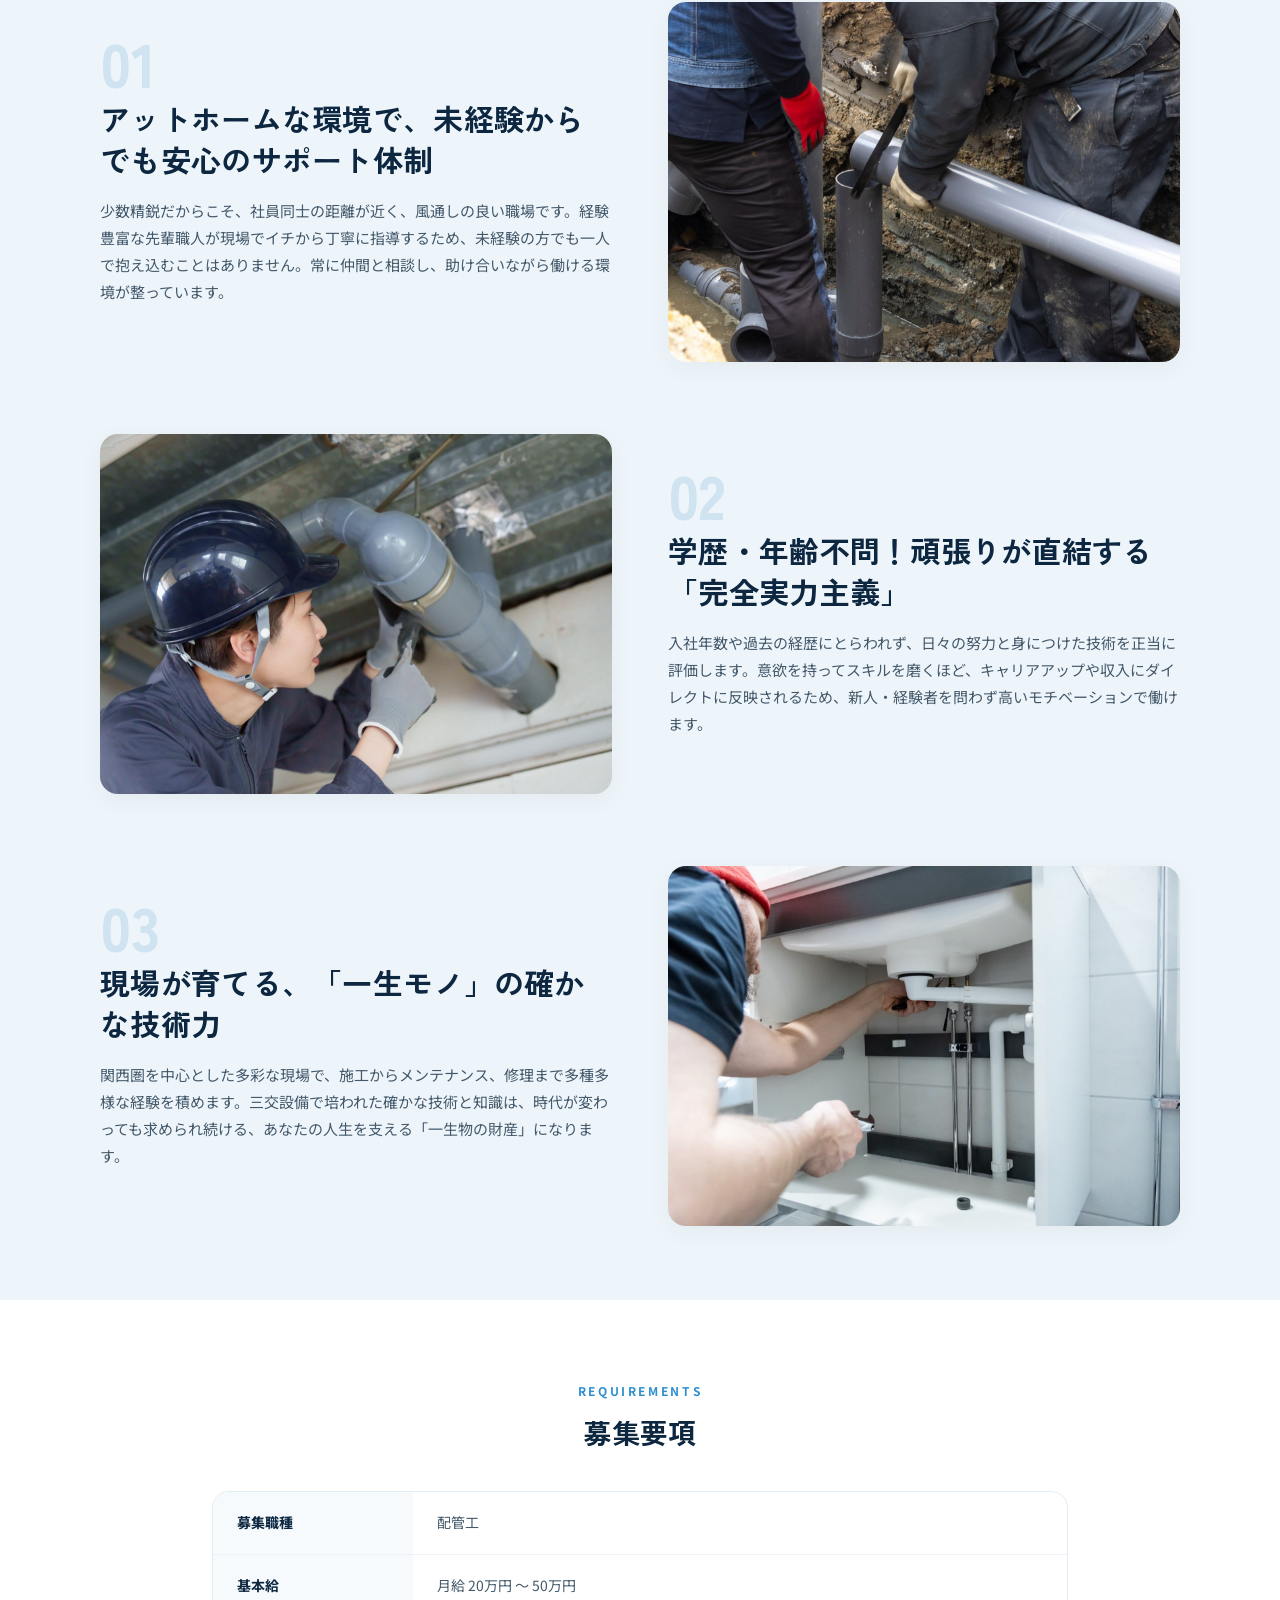
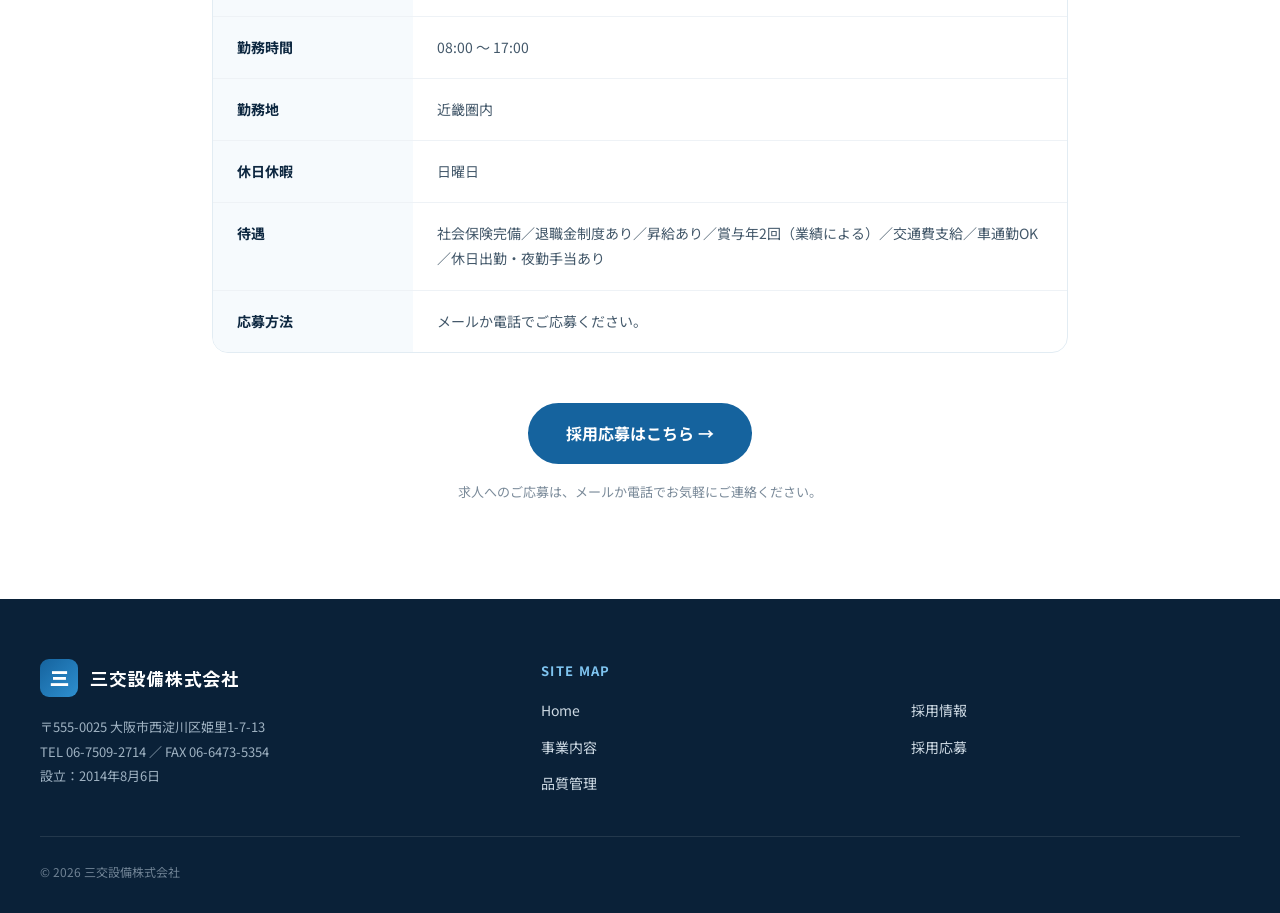
<file: recruit.html>
<!DOCTYPE html>
<html lang="ja">
<head>
  <meta charset="utf-8">
  <meta name="viewport" content="width=device-width, initial-scale=1">
  <title>採用情報 ｜ 三交設備株式会社</title>
  <meta name="description" content="未経験歓迎・完全実力主義。一生モノの配管技術を温かい仲間とともに。三交設備株式会社の求める人物像・働く魅力・募集要項をご紹介します。">
  <meta name="theme-color" content="#0d2740">
  <link rel="icon" href="assets/favicon.svg">
  <link rel="canonical" href="https://sanko-setsubi-corp.com/recruit.html">
  <meta property="og:type" content="website">
  <meta property="og:site_name" content="三交設備株式会社">
  <meta property="og:locale" content="ja_JP">
  <meta property="og:url" content="https://sanko-setsubi-corp.com/recruit.html">
  <meta property="og:title" content="採用情報 ｜ 三交設備株式会社">
  <meta property="og:description" content="未経験歓迎・完全実力主義。一生モノの配管技術を温かい仲間とともに。求める人物像・働く魅力・募集要項をご紹介します。">
  <meta property="og:image" content="https://sanko-setsubi-corp.com/assets/images/team.jpeg">
  <meta name="twitter:card" content="summary_large_image">
  <link rel="preconnect" href="https://fonts.googleapis.com">
  <link rel="preconnect" href="https://fonts.gstatic.com" crossorigin>
  <link href="https://fonts.googleapis.com/css2?family=Zen+Kaku+Gothic+New:wght@400;500;700;900&family=Noto+Sans+JP:wght@400;500;700&display=swap" rel="stylesheet">
  <link rel="stylesheet" href="assets/css/styles.css">
  <script src="assets/js/main.js" defer></script>
  <script type="application/ld+json">
  {
    "@context": "https://schema.org",
    "@type": "JobPosting",
    "title": "配管工",
    "description": "<p>建築物における給排水衛生設備・消火設備・空調設備の配管工事を担当していただきます。未経験の方も歓迎。先輩社員が基礎から丁寧に指導し、一生モノの配管技術を身につけられる環境です。</p><ul><li>給排水衛生設備工事</li><li>消火設備配管工事</li><li>空調配管設備工事</li><li>引き渡し後の保守・点検、修理</li></ul>",
    "identifier": {
      "@type": "PropertyValue",
      "name": "三交設備株式会社",
      "value": "sanko-pipe-001"
    },
    "datePosted": "2026-08-09",
    "validThrough": "2027-08-09T23:59:59+09:00",
    "employmentType": "FULL_TIME",
    "industry": "建設業・設備工事業",
    "occupationalCategory": "配管工",
    "experienceRequirements": {
      "@type": "OccupationalExperienceRequirements",
      "monthsOfExperience": 0
    },
    "hiringOrganization": {
      "@type": "Organization",
      "name": "三交設備株式会社",
      "sameAs": "https://sanko-setsubi-corp.com/",
      "logo": "https://sanko-setsubi-corp.com/assets/favicon.svg"
    },
    "jobLocation": {
      "@type": "Place",
      "address": {
        "@type": "PostalAddress",
        "postalCode": "555-0025",
        "addressCountry": "JP",
        "addressRegion": "大阪府",
        "addressLocality": "大阪市西淀川区",
        "streetAddress": "姫里1-7-13"
      }
    },
    "baseSalary": {
      "@type": "MonetaryAmount",
      "currency": "JPY",
      "value": {
        "@type": "QuantitativeValue",
        "minValue": 200000,
        "maxValue": 500000,
        "unitText": "MONTH"
      }
    },
    "workHours": "08:00〜17:00",
    "jobBenefits": "社会保険完備／退職金制度あり／昇給あり／賞与年2回（業績による）／交通費支給／車通勤OK／休日出勤・夜勤手当あり",
    "applicantLocationRequirements": {
      "@type": "Country",
      "name": "JP"
    }
  }
  </script>
</head>
<body>
<div class="page">

  <header class="site-header">
    <div class="site-header__inner">
      <a class="brand" href="index.html">
        <span class="brand__mark">三</span>
        <span class="brand__name">三交設備<small>株式会社</small></span>
      </a>
      <button class="nav-toggle" type="button" aria-label="メニューを開閉" aria-expanded="false" aria-controls="site-nav">
        <span></span><span></span><span></span>
      </button>
      <nav class="nav" id="site-nav">
        <a class="nav__link" href="index.html">Home</a>
        <a class="nav__link" href="business.html">事業内容</a>
        <a class="nav__link" href="quality.html">品質管理</a>
        <a class="nav__link is-active" href="recruit.html">採用情報</a>
        <a class="nav__cta" href="contact.html">採用応募</a>
      </nav>
    </div>
  </header>

  <main class="main page-enter">

    <section class="recruit-hero">
      <img class="recruit-hero__img" src="assets/images/team.jpeg" alt="現場で語らう三交設備の社員たち" width="1000" height="667">
      <div class="recruit-hero__overlay"></div>
      <div class="recruit-hero__inner">
        <div class="eyebrow eyebrow--light">RECRUIT</div>
        <h1 class="recruit-hero__title">一生の技術を、<br>温かい仲間と共に。</h1>
        <p class="recruit-hero__lead">手に職をつけ、地域に貢献する。三交設備は、あなたの「やってみたい」を全力で応援します。</p>
      </div>
    </section>

    <section class="section">
      <div class="eyebrow eyebrow--center">WHO WE WANT</div>
      <h2 class="section__title">求める人物像</h2>
      <div class="persona-grid">
        <div class="persona">
          <div class="persona__icon">
            <svg viewBox="0 0 24 24" fill="none" stroke="currentColor" stroke-width="2" stroke-linecap="round" stroke-linejoin="round"><path d="M20.84 4.61a5.5 5.5 0 0 0-7.78 0L12 5.67l-1.06-1.06a5.5 5.5 0 1 0-7.78 7.78L12 21.23l8.84-8.84a5.5 5.5 0 0 0 0-7.78z"/></svg>
          </div>
          <h3 class="persona__title">やりがい</h3>
          <p>ものづくりや、地域に貢献する仕事にやりがいを感じる方</p>
        </div>
        <div class="persona">
          <div class="persona__icon">
            <svg viewBox="0 0 24 24" fill="none" stroke="currentColor" stroke-width="2" stroke-linecap="round" stroke-linejoin="round"><path d="M14.7 6.3a1 1 0 0 0 0 1.4l1.6 1.6a1 1 0 0 0 1.4 0l3.77-3.77a6 6 0 0 1-7.94 7.94l-6.91 6.91a2.12 2.12 0 0 1-3-3l6.91-6.91a6 6 0 0 1 7.94-7.94l-3.76 3.76z"/></svg>
          </div>
          <h3 class="persona__title">プロの技術力</h3>
          <p>手に職をつけ、プロの技術力を身につけたい方</p>
        </div>
        <div class="persona">
          <div class="persona__icon">
            <svg viewBox="0 0 24 24" fill="none" stroke="currentColor" stroke-width="2" stroke-linecap="round" stroke-linejoin="round"><polyline points="23 6 13.5 15.5 8.5 10.5 1 18"/><polyline points="17 6 23 6 23 12"/></svg>
          </div>
          <h3 class="persona__title">向上心</h3>
          <p>常に新しい知識や技術を吸収し、向上心に溢れる方</p>
        </div>
      </div>
    </section>

    <div class="photo-band">
      <div class="photo-band__frame media">
        <img loading="lazy" src="assets/images/manhole-inspection.jpeg" alt="現場で配管設備の点検を行う作業員" width="1600" height="1066">
      </div>
    </div>

    <section class="reasons-band">
      <div class="reasons-band__inner">
        <div class="eyebrow eyebrow--center">3 REASONS</div>
        <h2 class="section__title">三交設備で働く3つの魅力</h2>
        <div class="reasons">
          <article class="feature">
            <div class="feature__text">
              <div class="feature__num">01</div>
              <h2>アットホームな環境で、未経験からでも安心のサポート体制</h2>
              <p>少数精鋭だからこそ、社員同士の距離が近く、風通しの良い職場です。経験豊富な先輩職人が現場でイチから丁寧に指導するため、未経験の方でも一人で抱え込むことはありません。常に仲間と相談し、助け合いながら働ける環境が整っています。</p>
            </div>
            <div class="feature__media media">
              <img loading="lazy" src="assets/images/drainage-work.jpeg" alt="現場で協力して作業する社員" width="1600" height="1066">
            </div>
          </article>
          <article class="feature feature--reverse">
            <div class="feature__media media">
              <img loading="lazy" src="assets/images/hvac-inspection.jpeg" alt="技術を磨く若手社員" width="1600" height="1066">
            </div>
            <div class="feature__text">
              <div class="feature__num">02</div>
              <h2>学歴・年齢不問！頑張りが直結する「完全実力主義」</h2>
              <p>入社年数や過去の経歴にとらわれず、日々の努力と身につけた技術を正当に評価します。意欲を持ってスキルを磨くほど、キャリアアップや収入にダイレクトに反映されるため、新人・経験者を問わず高いモチベーションで働けます。</p>
            </div>
          </article>
          <article class="feature">
            <div class="feature__text">
              <div class="feature__num">03</div>
              <h2>現場が育てる、「一生モノ」の確かな技術力</h2>
              <p>関西圏を中心とした多彩な現場で、施工からメンテナンス、修理まで多種多様な経験を積めます。三交設備で培われた確かな技術と知識は、時代が変わっても求められ続ける、あなたの人生を支える「一生物の財産」になります。</p>
            </div>
            <div class="feature__media media">
              <img loading="lazy" src="assets/images/plumbing-repair.jpeg" alt="配管を手がける職人の手元" width="1600" height="1066">
            </div>
          </article>
        </div>
      </div>
    </section>

    <section class="requirements">
      <div class="eyebrow eyebrow--center">REQUIREMENTS</div>
      <h2 class="section__title">募集要項</h2>
      <div class="req-table">
        <div class="req-row"><div class="req-row__key">募集職種</div><div class="req-row__val">配管工</div></div>
        <div class="req-row"><div class="req-row__key">基本給</div><div class="req-row__val">月給 20万円 〜 50万円</div></div>
        <div class="req-row"><div class="req-row__key">勤務時間</div><div class="req-row__val">08:00 〜 17:00</div></div>
        <div class="req-row"><div class="req-row__key">勤務地</div><div class="req-row__val">近畿圏内</div></div>
        <div class="req-row"><div class="req-row__key">休日休暇</div><div class="req-row__val">日曜日</div></div>
        <div class="req-row"><div class="req-row__key">待遇</div><div class="req-row__val">社会保険完備／退職金制度あり／昇給あり／賞与年2回（業績による）／交通費支給／車通勤OK／休日出勤・夜勤手当あり</div></div>
        <div class="req-row"><div class="req-row__key">応募方法</div><div class="req-row__val">メールか電話でご応募ください。</div></div>
      </div>
    </section>

    <div class="recruit-cta">
      <a class="btn btn--primary btn--lg" href="contact.html">採用応募はこちら →</a>
      <p>求人へのご応募は、メールか電話でお気軽にご連絡ください。</p>
    </div>

  </main>

  <footer class="site-footer">
    <div class="site-footer__grid">
      <div>
        <div class="site-footer__brand">
          <span class="brand__mark">三</span>
          <span class="brand__name">三交設備株式会社</span>
        </div>
        <p class="site-footer__addr">〒555-0025 大阪市西淀川区姫里1-7-13<br>TEL 06-7509-2714 ／ FAX 06-6473-5354<br>設立：2014年8月6日</p>
      </div>
      <div>
        <div class="site-footer__col-title">SITE MAP</div>
        <div class="site-footer__links">
          <a href="index.html">Home</a>
          <a href="business.html">事業内容</a>
          <a href="quality.html">品質管理</a>
        </div>
      </div>
      <div>
        <div class="site-footer__col-title">&nbsp;</div>
        <div class="site-footer__links">
          <a href="recruit.html">採用情報</a>
          <a href="contact.html">採用応募</a>
        </div>
      </div>
    </div>
    <div class="site-footer__copy">© 2026 三交設備株式会社</div>
  </footer>

</div>
</body>
</html>
</file>
<file: assets/css/styles.css>
/* =========================================================================
   三交設備株式会社 コーポレートサイト — 共通スタイル
   デザイントークンは docs/design-reference.md を参照
   ========================================================================= */

:root {
  /* Colors */
  --navy:          #0d2740;  /* メインダークネイビー */
  --navy-deep:     #0a2138;  /* フッター背景 */
  --navy-mid:      #16527f;  /* グラデーション用ミドルブルー */
  --blue:          #15639e;  /* プライマリブルー */
  --blue-hover:    #0d4f82;  /* プライマリブルー hover */
  --blue-accent:   #2e8fcf;  /* アクセントブルー */
  --blue-accent-h: #3ba0e0;  /* アクセントブルー hover */
  --blue-light:    #7fc4f0;  /* ライトブルー（ダーク背景上） */
  --pale-1:        #cfe3f1;
  --pale-2:        #cfe0ee;
  --pale-3:        #cdd9e3;
  --bg-tint:       #eef5fa;  /* 薄いブルー背景 */
  --bg-tint-2:     #f6fafd;  /* さらに薄いブルー背景 */

  --ink:           #16242f;  /* 本文デフォルト */
  --ink-1:         #43586a;
  --ink-2:         #52677a;
  --ink-3:         #26384a;
  --muted-1:       #6a7d8c;
  --muted-2:       #90a1ae;
  --muted-3:       #9fb2c2;
  --muted-4:       #6f8294;

  --border:        #e2ecf3;
  --border-input:  #d7e3ec;

  --error:         #d4543a;
  --success:       #1d7a45;
  --success-bg:    #eef9f1;
  --success-border:#bfe0c9;

  /* Layout */
  --maxw:          1200px;
  --pad-x:         32px;

  --radius-card:   18px;
  --radius-sm:     14px;
  --shadow-card:   0 6px 24px rgba(13, 39, 64, .05);
  --shadow-card-h: 0 14px 40px rgba(13, 39, 64, .12);

  --header-h:      74px;

  --font-head: 'Zen Kaku Gothic New', sans-serif;
  --font-body: 'Noto Sans JP', sans-serif;

  /* Placeholder stripe (画像未差し替え時のフォールバック) */
  --stripe: repeating-linear-gradient(45deg, #e4eef6 0, #e4eef6 12px, #dae7f1 12px, #dae7f1 24px);
}

* { box-sizing: border-box; margin: 0; padding: 0; }

html { scroll-behavior: smooth; }

body {
  font-family: var(--font-body);
  color: var(--ink);
  background: #fff;
  -webkit-font-smoothing: antialiased;
  line-height: 1.8;
}

h1, h2, h3, h4 {
  font-family: var(--font-head);
  line-height: 1.35;
  letter-spacing: .01em;
}

img { display: block; max-width: 100%; }

a { color: inherit; text-decoration: none; }

button {
  font-family: inherit;
  cursor: pointer;
  border: none;
  background: none;
  color: inherit;
}

@keyframes fadeUp {
  from { opacity: 0; transform: translateY(18px); }
  to   { opacity: 1; transform: translateY(0); }
}

/* ---- Layout helpers ---------------------------------------------------- */
.page { min-height: 100vh; display: flex; flex-direction: column; background: #fff; }
.main { flex: 1; }
.container { max-width: var(--maxw); margin: 0 auto; padding: 0 var(--pad-x); }
.page-enter { animation: fadeUp .5s ease both; }

.eyebrow {
  font-size: 12px;
  font-weight: 700;
  letter-spacing: .22em;
  color: var(--blue-accent);
}
.eyebrow--light { color: var(--blue-light); }
.eyebrow--center { text-align: center; }

/* ---- Buttons ----------------------------------------------------------- */
.btn {
  display: inline-flex;
  align-items: center;
  justify-content: center;
  gap: 8px;
  font-weight: 700;
  border-radius: 999px;
  transition: background .2s ease, color .2s ease, box-shadow .2s ease, transform .2s ease;
}
.btn--primary { padding: 15px 30px; background: var(--blue); color: #fff; font-size: 15px; }
.btn--primary:hover { background: var(--blue-hover); }
.btn--accent { padding: 15px 30px; background: var(--blue-accent); color: #fff; font-size: 15px; }
.btn--accent:hover { background: var(--blue-accent-h); }
.btn--ghost {
  padding: 15px 30px;
  background: rgba(255, 255, 255, .12);
  color: #fff;
  font-size: 15px;
  border: 1px solid rgba(255, 255, 255, .35);
}
.btn--ghost:hover { background: rgba(255, 255, 255, .22); }
.btn--lg { padding: 16px 38px; font-size: 16px; }

.text-link {
  align-self: flex-start;
  color: var(--blue);
  font-weight: 700;
  font-size: 14px;
  display: inline-flex;
  gap: 6px;
  align-items: center;
  transition: gap .2s ease;
}
.text-link:hover { gap: 11px; }

/* ---- Header ------------------------------------------------------------ */
.site-header {
  position: sticky;
  top: 0;
  z-index: 50;
  background: rgba(255, 255, 255, .92);
  backdrop-filter: blur(10px);
  border-bottom: 1px solid var(--border);
}
.site-header__inner {
  max-width: var(--maxw);
  margin: 0 auto;
  padding: 0 var(--pad-x);
  height: var(--header-h);
  display: flex;
  align-items: center;
  justify-content: space-between;
  gap: 24px;
}
.brand { display: flex; align-items: center; gap: 12px; }
.brand__mark {
  display: flex;
  align-items: center;
  justify-content: center;
  width: 38px;
  height: 38px;
  border-radius: 9px;
  background: linear-gradient(135deg, var(--blue), var(--blue-accent));
  color: #fff;
  font-family: var(--font-head);
  font-weight: 900;
  font-size: 19px;
}
.brand__name {
  font-family: var(--font-head);
  font-weight: 700;
  font-size: 18px;
  color: var(--navy);
  letter-spacing: .04em;
}
.brand__name small { font-size: 12px; font-weight: 500; color: #5b7184; margin-left: 5px; }

.nav { display: flex; align-items: center; gap: 4px; }
.nav__link {
  padding: 10px 16px;
  font-size: 14px;
  font-weight: 700;
  color: #3b4f60;
  border-bottom: 2px solid transparent;
  transition: color .2s ease;
}
.nav__link:hover { color: var(--blue); }
.nav__link.is-active { color: var(--blue); border-bottom-color: var(--blue-accent); }
.nav__cta {
  margin-left: 14px;
  padding: 11px 22px;
  border-radius: 999px;
  background: var(--blue);
  color: #fff;
  font-weight: 700;
  font-size: 14px;
  transition: background .2s ease;
}
.nav__cta:hover { background: var(--blue-hover); }

.nav-toggle { display: none; flex-direction: column; gap: 5px; padding: 8px; }
.nav-toggle span { display: block; width: 24px; height: 2px; background: var(--navy); border-radius: 2px; }

/* ---- Footer ------------------------------------------------------------ */
.site-footer { background: var(--navy-deep); color: var(--pale-3); padding: 60px var(--pad-x) 30px; }
.site-footer__grid {
  max-width: var(--maxw);
  margin: 0 auto;
  display: grid;
  grid-template-columns: 1.4fr 1fr 1fr;
  gap: 40px;
  padding-bottom: 40px;
  border-bottom: 1px solid rgba(255, 255, 255, .1);
}
.site-footer__brand { display: flex; align-items: center; gap: 12px; margin-bottom: 18px; }
.site-footer__brand .brand__name { color: #fff; }
.site-footer__addr { font-size: 13px; line-height: 1.9; color: var(--muted-3); }
.site-footer__col-title {
  font-size: 13px;
  font-weight: 700;
  color: var(--blue-light);
  margin-bottom: 16px;
  letter-spacing: .1em;
  min-height: 19px;
}
.site-footer__links { display: flex; flex-direction: column; gap: 11px; align-items: flex-start; }
.site-footer__links a { font-size: 14px; color: var(--pale-3); transition: color .2s ease; }
.site-footer__links a:hover { color: #fff; }
.site-footer__copy { max-width: var(--maxw); margin: 24px auto 0; font-size: 12px; color: var(--muted-4); }

/* ---- Page header band (Business / Quality / Contact) ------------------- */
.page-head {
  background: linear-gradient(120deg, var(--navy), var(--navy-mid));
  color: #fff;
  padding: 78px var(--pad-x) 64px;
}
.page-head__title { font-size: 40px; font-weight: 900; margin: 16px 0 20px; }
.page-head__lead { font-size: 16px; color: var(--pale-2); max-width: 760px; }
.page-head--photo { position: relative; overflow: hidden; }
.page-head--photo .container { position: relative; z-index: 1; }
.page-head__img { position: absolute; inset: 0; width: 100%; height: 100%; object-fit: cover; opacity: .28; }
.page-head__overlay {
  position: absolute; inset: 0;
  background: linear-gradient(120deg, rgba(13,39,64,.92) 0%, rgba(22,82,127,.72) 100%);
}

/* ---- Image helpers ----------------------------------------------------- */
.media {
  background: var(--stripe) center / cover no-repeat;
  background-color: var(--bg-tint);
}
.media img { width: 100%; height: 100%; object-fit: cover; }

/* =========================================================================
   HOME
   ========================================================================= */
.hero {
  position: relative;
  min-height: 640px;
  display: flex;
  align-items: center;
  overflow: hidden;
  background: var(--navy);
}
.hero__img { position: absolute; inset: 0; width: 100%; height: 100%; object-fit: cover; opacity: .42; }
.hero__overlay {
  position: absolute; inset: 0;
  background: linear-gradient(100deg, rgba(13,39,64,.92) 0%, rgba(13,39,64,.6) 48%, rgba(13,39,64,.15) 100%);
}
.hero__inner { position: relative; max-width: var(--maxw); margin: 0 auto; padding: 0 var(--pad-x); width: 100%; }
.hero__content { max-width: 660px; color: #fff; }
.hero__eyebrow {
  display: inline-flex; align-items: center; gap: 8px;
  font-size: 12px; font-weight: 700; letter-spacing: .22em;
  color: var(--blue-light); margin-bottom: 26px;
}
.hero__eyebrow::before { content: ""; width: 26px; height: 1px; background: var(--blue-light); }
.hero__title { font-size: 54px; font-weight: 900; line-height: 1.28; letter-spacing: .02em; margin-bottom: 26px; }
.hero__title em { font-style: normal; color: var(--blue-light); }
.hero__text { font-size: 17px; line-height: 2; color: #d4e3ef; max-width: 540px; margin-bottom: 38px; }
.hero__actions { display: flex; gap: 14px; flex-wrap: wrap; }
.hero__bar { position: absolute; bottom: 0; left: 0; right: 0; height: 8px;
  background: linear-gradient(90deg, var(--blue), var(--blue-accent), var(--blue-light)); }

.intro { max-width: 1000px; margin: 0 auto; padding: 86px var(--pad-x) 30px; text-align: center; }
.intro h2 { font-size: 32px; font-weight: 700; color: var(--navy); margin: 18px 0 22px; }
.intro p { font-size: 16px; color: var(--ink-1); max-width: 720px; margin: 0 auto; }

/* Alternating full-width feature rows（Home / 採用情報で共用） */
.features { max-width: var(--maxw); margin: 0 auto; padding: 40px var(--pad-x) 100px; display: flex; flex-direction: column; gap: 88px; }
.feature {
  display: grid; grid-template-columns: 1fr 1fr; gap: 56px; align-items: center;
  color: inherit;
}
.feature--reverse .feature__media { order: 1; }
.feature--reverse .feature__text { order: 2; }
.feature__media { height: 360px; border-radius: var(--radius-card); overflow: hidden; box-shadow: var(--shadow-card); }
.feature__media img { transition: transform .5s ease; }
.feature:hover .feature__media img { transform: scale(1.05); }
.feature__num { font-family: var(--font-head); font-weight: 900; font-size: 60px; color: var(--pale-1); line-height: 1; margin-bottom: 4px; }
.feature__text h2 { font-size: 30px; font-weight: 700; color: var(--navy); margin: 6px 0 18px; }
.feature__text p { font-size: 15px; color: var(--ink-1); margin-bottom: 26px; }
a.feature:hover .text-link { gap: 11px; }

/* 単独のワイド写真帯 */
.photo-band { max-width: var(--maxw); margin: 0 auto; padding: 0 var(--pad-x); }
.photo-band__frame { height: 380px; border-radius: var(--radius-card); overflow: hidden; box-shadow: var(--shadow-card); }

/* =========================================================================
   BUSINESS
   ========================================================================= */
.biz-list { max-width: 1100px; margin: 0 auto; padding: 80px var(--pad-x) 96px; display: flex; flex-direction: column; gap: 64px; }
.biz-row { display: grid; grid-template-columns: 1.1fr 1fr; gap: 46px; align-items: center; }
.biz-row--reverse { grid-template-columns: 1fr 1.1fr; }
.biz-row--reverse .biz-row__media { order: 1; }
.biz-row--reverse .biz-row__text { order: 2; }
.biz-row__text h2 { font-size: 27px; font-weight: 700; color: var(--navy); margin: 14px 0 18px; }
.biz-row__text p { font-size: 15px; color: var(--ink-1); }
.biz-row__media { height: 280px; border-radius: 16px; overflow: hidden; }

.cta-band { background: var(--bg-tint); padding: 60px var(--pad-x); text-align: center; }
.cta-band h3 { font-size: 24px; font-weight: 700; color: var(--navy); margin-bottom: 14px; }
.cta-band p { font-size: 15px; color: var(--ink-2); margin-bottom: 28px; }

/* =========================================================================
   QUALITY
   ========================================================================= */
.quality-list { max-width: 1080px; margin: 0 auto; padding: 80px var(--pad-x) 60px; display: flex; flex-direction: column; gap: 30px; }
.quality-card {
  display: grid; grid-template-columns: 64px 1fr; gap: 26px; align-items: start;
  border: 1px solid var(--border); border-radius: var(--radius-card);
  padding: 38px 40px; background: #fff; box-shadow: var(--shadow-card);
}
.quality-card__num {
  width: 64px; height: 64px; border-radius: var(--radius-sm); background: var(--bg-tint);
  display: flex; align-items: center; justify-content: center;
  font-family: var(--font-head); font-weight: 900; font-size: 24px; color: var(--blue);
}
.quality-card h2 { font-size: 23px; font-weight: 700; color: var(--navy); margin-bottom: 14px; }
.quality-card p { font-size: 15px; color: var(--ink-1); margin-bottom: 18px; }
.quality-card p:last-child { margin-bottom: 0; }
.badges { display: flex; gap: 10px; flex-wrap: wrap; }
.badge { font-size: 12px; font-weight: 700; color: var(--blue); background: var(--bg-tint); padding: 7px 14px; border-radius: 999px; }

.quality-media { max-width: 1080px; margin: 0 auto; padding: 0 var(--pad-x) 96px; }
.quality-media__frame { height: 300px; border-radius: var(--radius-card); overflow: hidden; }

/* =========================================================================
   RECRUIT
   ========================================================================= */
.recruit-hero {
  position: relative; min-height: 420px; display: flex; align-items: center;
  overflow: hidden; background: var(--navy);
}
.recruit-hero__img { position: absolute; inset: 0; width: 100%; height: 100%; object-fit: cover; opacity: .4; }
.recruit-hero__overlay {
  position: absolute; inset: 0;
  background: linear-gradient(100deg, rgba(13,39,64,.96), rgba(21,99,158,.55));
}
.recruit-hero__inner { position: relative; max-width: var(--maxw); margin: 0 auto; padding: 60px var(--pad-x); width: 100%; color: #fff; }
.recruit-hero__title { font-size: 46px; font-weight: 900; margin: 18px 0; }
.recruit-hero__lead { font-size: 16px; color: var(--pale-2); max-width: 620px; }

.section { max-width: 1080px; margin: 0 auto; padding: 80px var(--pad-x) 24px; }
.section__title { font-size: 28px; font-weight: 700; color: var(--navy); text-align: center; margin: 12px 0 40px; }

.persona-grid { display: grid; grid-template-columns: repeat(3, 1fr); gap: 24px; }
.persona {
  display: flex; flex-direction: column; align-items: center; text-align: center;
  border: 1px solid var(--border); border-radius: var(--radius-card);
  padding: 44px 30px 38px; background: #fff;
  box-shadow: var(--shadow-card);
  transition: transform .25s ease, box-shadow .25s ease;
}
.persona:hover { transform: translateY(-4px); box-shadow: var(--shadow-card-h); }
.persona__icon {
  width: 60px; height: 60px; border-radius: 50%;
  background: var(--bg-tint); color: var(--blue);
  display: flex; align-items: center; justify-content: center;
  margin-bottom: 22px;
}
.persona__icon svg { width: 28px; height: 28px; }
.persona__title { font-family: var(--font-head); font-size: 20px; font-weight: 700; color: var(--navy); margin-bottom: 10px; }
.persona p { font-size: 14px; font-weight: 500; color: var(--ink-2); line-height: 1.9; }

.reasons-band { background: var(--bg-tint); margin-top: 70px; padding: 74px var(--pad-x); }
.reasons-band__inner { max-width: 1080px; margin: 0 auto; }
.reasons { display: flex; flex-direction: column; gap: 72px; }

.requirements { max-width: 920px; margin: 0 auto; padding: 80px var(--pad-x) 30px; }
.req-table { border: 1px solid var(--border); border-radius: 16px; overflow: hidden; }
.req-row { display: grid; grid-template-columns: 200px 1fr; border-bottom: 1px solid #eef2f6; }
.req-row:last-child { border-bottom: none; }
.req-row__key { background: var(--bg-tint-2); padding: 18px 24px; font-weight: 700; font-size: 14px; color: var(--navy); }
.req-row__val { padding: 18px 24px; font-size: 14px; color: var(--ink-1); }

.recruit-cta { text-align: center; padding: 20px var(--pad-x) 96px; }
.recruit-cta p { font-size: 13px; color: #7a8a99; margin-top: 16px; }

/* =========================================================================
   CONTACT
   ========================================================================= */
.contact-grid {
  max-width: 1080px; margin: 0 auto; padding: 80px var(--pad-x) 96px;
  display: grid; grid-template-columns: 1fr 1fr; gap: 56px; align-items: start;
}
.contact-col h2 { font-size: 22px; font-weight: 700; color: var(--navy); margin-bottom: 26px; }
.contact-info { display: flex; flex-direction: column; gap: 18px; }
.info-card { border: 1px solid var(--border); border-radius: var(--radius-sm); padding: 24px 26px; }
.info-card--accent { background: var(--bg-tint-2); }
.info-card__label { font-size: 12px; font-weight: 700; letter-spacing: .1em; color: var(--blue-accent); margin-bottom: 6px; }
.info-card__tel { font-family: var(--font-head); font-weight: 900; font-size: 30px; color: var(--navy); }
.info-card__tel a { color: inherit; }
.info-card__sub { font-size: 13px; color: var(--muted-1); margin-top: 4px; }
.info-card__val { font-weight: 700; font-size: 16px; color: var(--navy); }
.info-card__val--break { word-break: break-all; }
.info-card__val--lg { font-size: 19px; }
.info-card__addr { font-size: 15px; color: var(--ink-1); }

.form { display: flex; flex-direction: column; gap: 18px; }
.field label { display: block; font-size: 13px; font-weight: 700; color: var(--navy); margin-bottom: 7px; }
.field .req { color: var(--error); }
.field input, .field select, .field textarea {
  width: 100%; padding: 13px 15px; border: 1px solid var(--border-input);
  border-radius: 10px; font-size: 14px; font-family: inherit; background: #fff;
}
.field textarea { resize: vertical; }
.field input:focus, .field select:focus, .field textarea:focus { border-color: var(--blue-accent); outline: none; }
.form__submit { padding: 15px; border-radius: 10px; background: var(--blue); color: #fff; font-weight: 700; font-size: 15px; margin-top: 4px; transition: background .2s ease; }
.form__submit:hover { background: var(--blue-hover); }
.form__error { font-size: 13px; color: var(--error); font-weight: 500; }
.form__note { font-size: 12px; color: var(--muted-2); }

.form-success {
  border: 1px solid var(--success-border); background: var(--success-bg);
  border-radius: var(--radius-sm); padding: 40px 30px; text-align: center;
}
.form-success__icon { font-size: 40px; margin-bottom: 10px; color: var(--success); }
.form-success h3 { font-size: 19px; font-weight: 700; color: var(--success); margin-bottom: 8px; }
.form-success p { font-size: 14px; color: var(--ink-1); }

.contact-map { border-top: 1px solid var(--border); }
.contact-map iframe { display: block; width: 100%; height: 360px; border: 0; }

[hidden] { display: none !important; }

/* =========================================================================
   RESPONSIVE
   ========================================================================= */
@media (max-width: 900px) {
  :root { --pad-x: 22px; }

  /* Mobile nav */
  .nav-toggle { display: flex; }
  .nav {
    position: absolute; top: var(--header-h); left: 0; right: 0;
    flex-direction: column; align-items: stretch; gap: 0;
    background: #fff; border-bottom: 1px solid var(--border);
    padding: 8px var(--pad-x) 16px;
    box-shadow: 0 12px 24px rgba(13, 39, 64, .08);
  }
  .nav[hidden] { display: none; }
  .nav__link { padding: 14px 4px; border-bottom: 1px solid var(--border); border-radius: 0; }
  .nav__link.is-active { border-bottom-color: var(--border); }
  .nav__cta { margin: 12px 0 0; text-align: center; }

  .persona-grid { grid-template-columns: 1fr; }

  .site-footer__grid { grid-template-columns: 1fr; gap: 32px; }
  .site-footer__col-title { min-height: 0; }

  .features { gap: 56px; padding-bottom: 72px; }
  .feature,
  .feature--reverse { grid-template-columns: 1fr; gap: 22px; }
  .feature__media { order: -1; height: 240px; }
  .feature--reverse .feature__media { order: -1; }
  .feature--reverse .feature__text { order: 0; }
  .feature__num { font-size: 48px; }
  .feature__text h2 { font-size: 26px; }
  .reasons { gap: 48px; }
  .photo-band__frame { height: 240px; }

  .biz-row,
  .biz-row--reverse { grid-template-columns: 1fr; gap: 24px; }
  .biz-row--reverse .biz-row__media { order: 0; }
  .biz-row--reverse .biz-row__text { order: 0; }

  .quality-card { grid-template-columns: 1fr; gap: 18px; }
  .contact-grid { grid-template-columns: 1fr; gap: 40px; }

  .hero__title { font-size: 38px; }
  .hero__text { font-size: 16px; }
  .page-head__title { font-size: 30px; }
  .recruit-hero__title { font-size: 34px; }
  .intro h2 { font-size: 26px; }
  .req-row { grid-template-columns: 1fr; }
  .req-row__key { border-bottom: 1px solid #eef2f6; }
}

@media (max-width: 520px) {
  .hero__title { font-size: 30px; }
  .page-head { padding: 56px var(--pad-x) 44px; }
}
</file>
